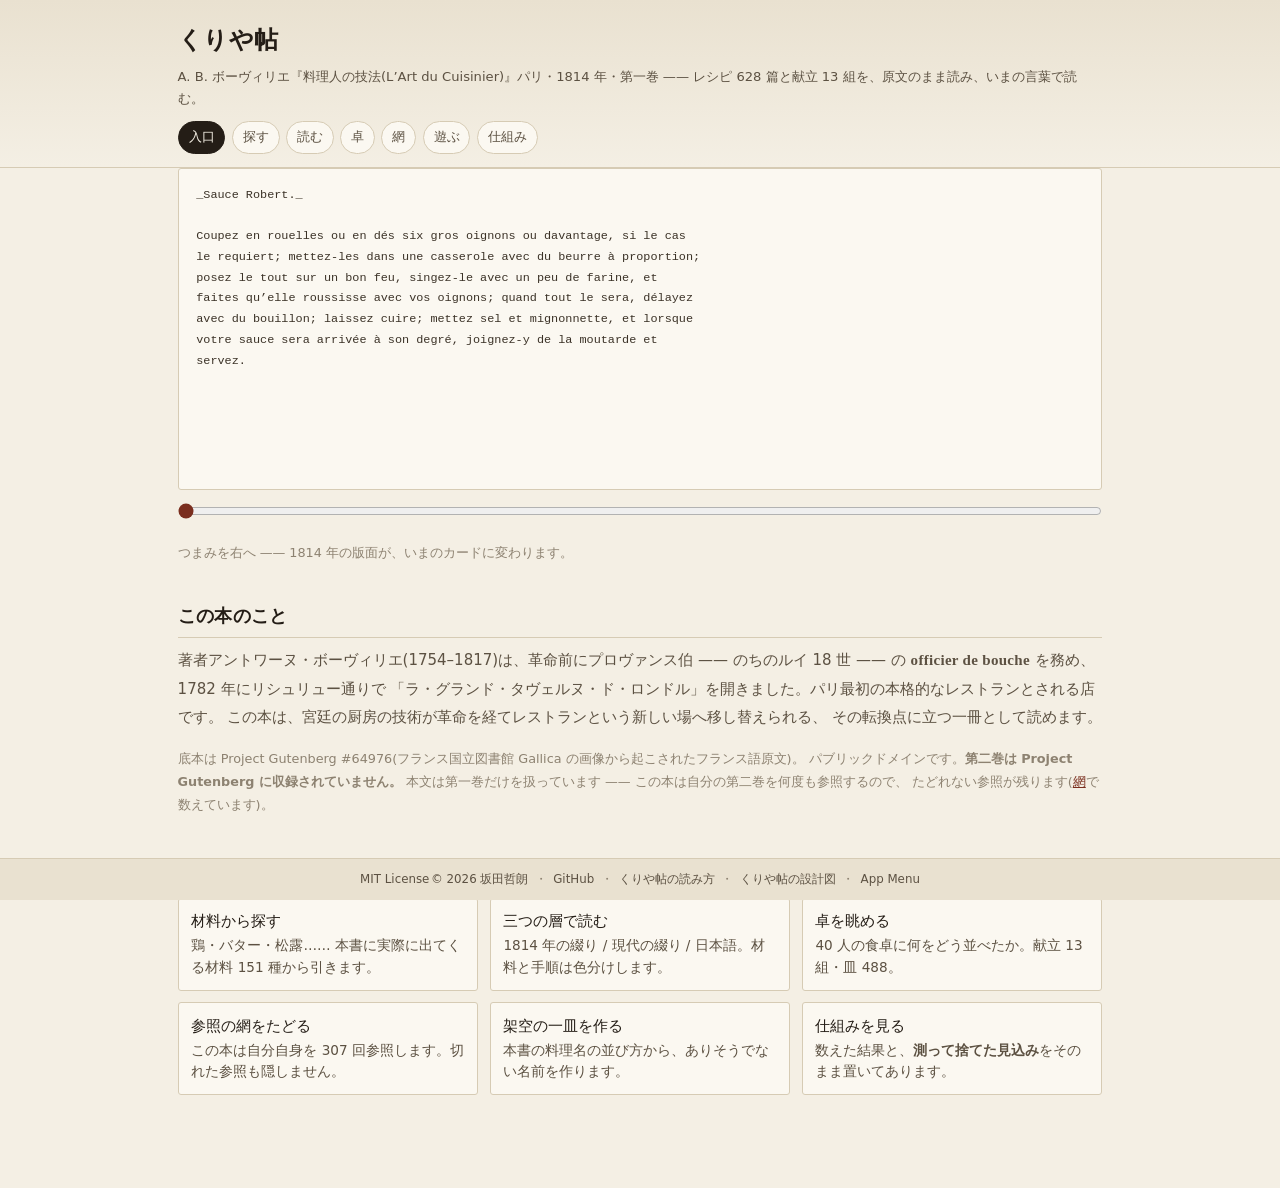
<file: web/index.html>
<!DOCTYPE html>
<html lang="ja">
<head>
<meta charset="utf-8">
<meta name="viewport" content="width=device-width, initial-scale=1">
<title>くりや帖 — 1814 年の料理書を、いま読める一枚に</title>
<meta name="description" content="A. B. ボーヴィリエ『料理人の技法』(1814)第一巻を、原文・現代綴り・日本語の三層で読む。レシピ 628・献立 13・材料から引く索引つき。">
<link rel="stylesheet" href="style.css">
</head>
<body>
<header class="masthead">
  <div class="wrap">
    <h1><a href="index.html">くりや帖</a></h1>
    <p class="sub">A. B. ボーヴィリエ『料理人の技法(L’Art du Cuisinier)』パリ・1814 年・第一巻 —— レシピ 628 篇と献立 13 組を、原文のまま読み、いまの言葉で読む。</p>
    <nav class="tabs">
      <a href="index.html">入口</a>
      <a href="sagasu.html">探す</a>
      <a href="yomu.html">読む</a>
      <a href="taku.html">卓</a>
      <a href="ami.html">網</a>
      <a href="asobu.html">遊ぶ</a>
      <a href="shikumi.html">仕組み</a>
    </nav>
  </div>
</header>

<main class="wrap">
  <section>
    <div class="ba">
      <div class="pane before" id="before">読み込み中…</div>
      <div class="pane after" id="after" hidden></div>
    </div>
    <input class="ba-range" type="range" id="slider" min="0" max="100" value="0" aria-label="1814 年の版面といまのカードを行き来する">
    <p class="note" id="slider-label">つまみを右へ —— 1814 年の版面が、いまのカードに変わります。</p>
  </section>

  <section>
    <h2>この本のこと</h2>
    <p class="lead">
      著者アントワーヌ・ボーヴィリエ(1754–1817)は、革命前にプロヴァンス伯 —— のちのルイ 18 世 —— の
      <span class="serif">officier de bouche</span> を務め、1782 年にリシュリュー通りで
      「ラ・グランド・タヴェルヌ・ド・ロンドル」を開きました。パリ最初の本格的なレストランとされる店です。
      この本は、宮廷の厨房の技術が革命を経てレストランという新しい場へ移し替えられる、
      その転換点に立つ一冊として読めます。
    </p>
    <p class="note">
      底本は Project Gutenberg #64976(フランス国立図書館 Gallica の画像から起こされたフランス語原文)。
      パブリックドメインです。<strong>第二巻は Project Gutenberg に収録されていません。</strong>
      本文は第一巻だけを扱っています —— この本は自分の第二巻を何度も参照するので、
      たどれない参照が残ります(<a href="ami.html">網</a>で数えています)。
    </p>
  </section>

  <section>
    <h2>できること</h2>
    <div class="cards">
      <a class="card" href="sagasu.html">
        <div class="fr">材料から探す</div>
        <div class="ja">鶏・バター・松露…… 本書に実際に出てくる材料 151 種から引きます。</div>
      </a>
      <a class="card" href="yomu.html">
        <div class="fr">三つの層で読む</div>
        <div class="ja">1814 年の綴り / 現代の綴り / 日本語。材料と手順は色分けします。</div>
      </a>
      <a class="card" href="taku.html">
        <div class="fr">卓を眺める</div>
        <div class="ja">40 人の食卓に何をどう並べたか。献立 13 組・皿 488。</div>
      </a>
      <a class="card" href="ami.html">
        <div class="fr">参照の網をたどる</div>
        <div class="ja">この本は自分自身を 307 回参照します。切れた参照も隠しません。</div>
      </a>
      <a class="card" href="asobu.html">
        <div class="fr">架空の一皿を作る</div>
        <div class="ja">本書の料理名の並び方から、ありそうでない名前を作ります。</div>
      </a>
      <a class="card" href="shikumi.html">
        <div class="fr">仕組みを見る</div>
        <div class="ja">数えた結果と、<strong>測って捨てた見込み</strong>をそのまま置いてあります。</div>
      </a>
    </div>
  </section>
</main>

<footer class="app-footer">
  <a href="https://github.com/twill3c/kuriya-cho/blob/main/LICENSE">MIT License</a>
  <span>© 2026 坂田哲朗</span>
  <span class="fsep">・</span><a href="https://github.com/twill3c/kuriya-cho">GitHub</a>
  <span class="fsep">・</span><a id="link-howto" href="https://claude.ai/code/artifact/fc93785a-9655-4180-926b-74bbd470e7f3">くりや帖の読み方</a>
  <span class="fsep">・</span><a id="link-design" href="https://claude.ai/code/artifact/dec80752-47ad-4fdb-b7b4-d0ad9c6cd193">くりや帖の設計図</a>
  <span class="fsep">・</span><a href="https://app-menu-amber.vercel.app/">App Menu</a>
</footer>

<script type="module">
import { loadJSON, renderBody, esc, setActiveTab } from './js/app.js';
setActiveTab();

const before = document.getElementById('before');
const after = document.getElementById('after');
const slider = document.getElementById('slider');
const label = document.getElementById('slider-label');

const entry = await loadJSON('data/entry.json');
before.textContent = entry.facsimile;

const layers = ['orig', 'modern', 'ja'];
function card(layer) {
  const body = renderBody(entry, layer) || renderBody(entry, 'modern');
  const heading = layer === 'ja' ? entry.title_ja : entry.title;
  const sub = layer === 'ja' ? entry.title : entry.title_ja;
  return `
    <h2 style="border:0;margin-bottom:.2rem">${esc(heading)}</h2>
    <p class="note" style="margin-top:0">${esc(sub)}</p>
    <div class="legend" style="margin:.6rem 0 .9rem">
      <span class="ingredient">材料</span><span class="vessel">道具</span>
      <span class="quantity">分量</span><span class="heat">火</span><span class="action">工程</span>
    </div>
    <div class="body-text hl ${layer === 'orig' ? 'orig' : ''}">${body}</div>`;
}

const LABELS = [
  'つまみを右へ —— 1814 年の版面が、いまのカードに変わります。',
  '1814 年の綴りのまま、材料と手順に色をつけました。',
  '綴りを現代に寄せました。点線の下線が、変えた語です。',
  '日本語にしました。原文へはいつでも戻れます(<a href="yomu.html">読む</a>)。',
];

function update() {
  const v = Number(slider.value);
  const step = v < 12 ? 0 : v < 45 ? 1 : v < 78 ? 2 : 3;
  if (step === 0) {
    after.hidden = true;
    before.style.opacity = '1';
  } else {
    after.hidden = false;
    after.innerHTML = card(layers[step - 1]);
    after.style.opacity = String(Math.min(1, (v - 12) / 18));
  }
  label.innerHTML = LABELS[step];
}
slider.addEventListener('input', update);
update();
</script>
</body>
</html>
</file>
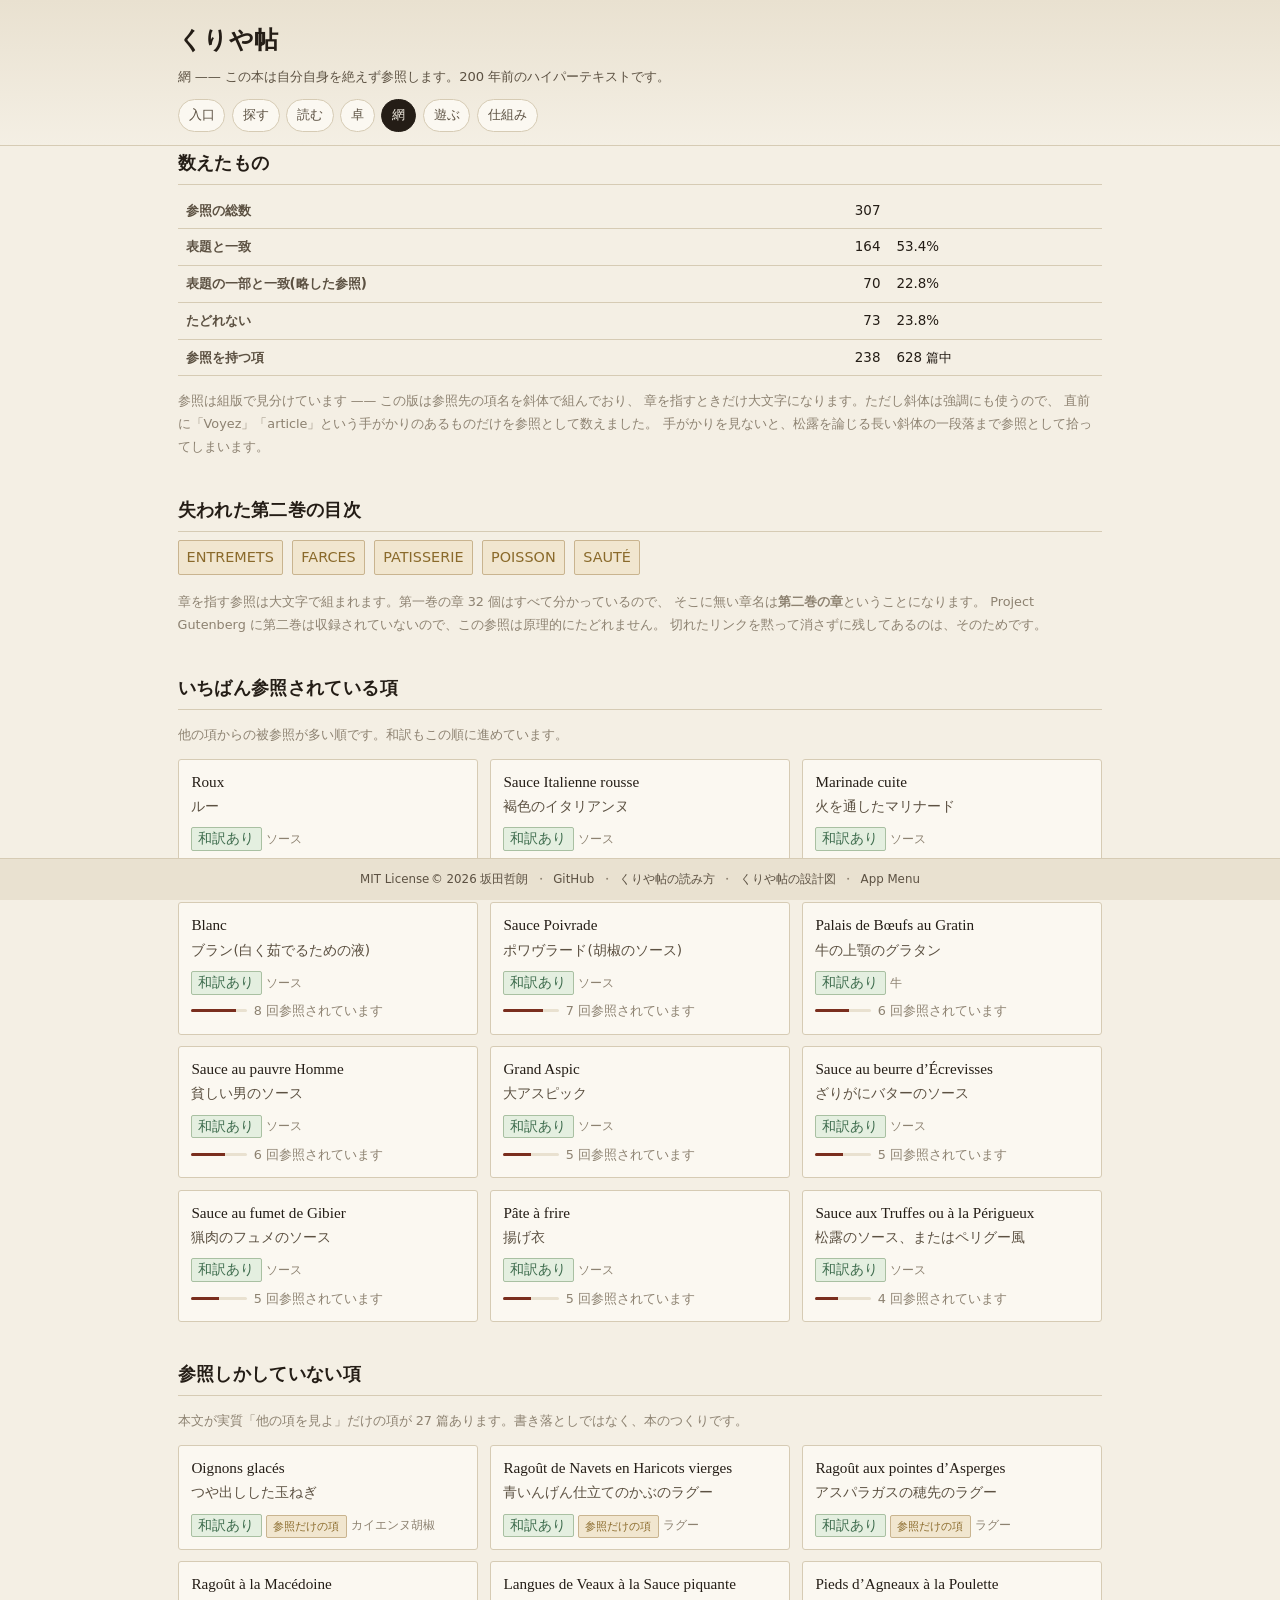
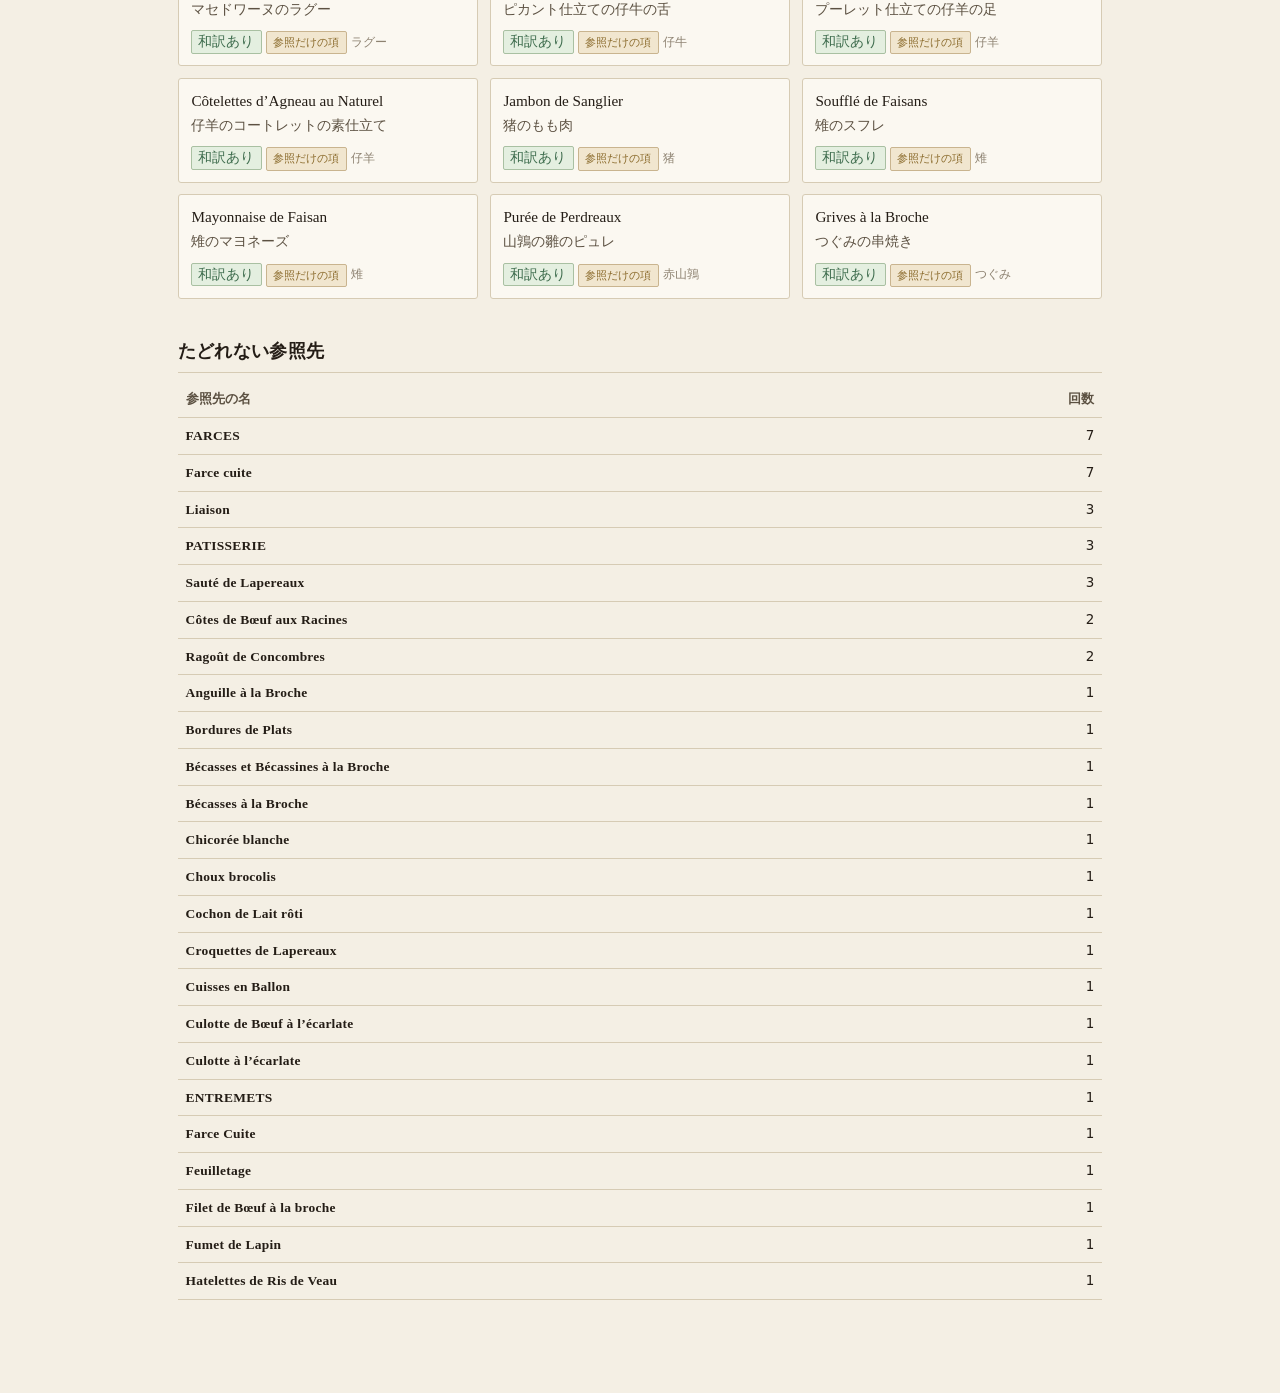
<file: web/ami.html>
<!DOCTYPE html>
<html lang="ja">
<head>
<meta charset="utf-8">
<meta name="viewport" content="width=device-width, initial-scale=1">
<title>網 — くりや帖</title>
<meta name="description" content="この本は自分自身を 307 回参照する。たどれる参照と、第二巻へ抜けて切れている参照。">
<link rel="stylesheet" href="style.css">
</head>
<body>
<header class="masthead">
  <div class="wrap">
    <h1><a href="index.html">くりや帖</a></h1>
    <p class="sub">網 —— この本は自分自身を絶えず参照します。200 年前のハイパーテキストです。</p>
    <nav class="tabs">
      <a href="index.html">入口</a>
      <a href="sagasu.html">探す</a>
      <a href="yomu.html">読む</a>
      <a href="taku.html">卓</a>
      <a href="ami.html">網</a>
      <a href="asobu.html">遊ぶ</a>
      <a href="shikumi.html">仕組み</a>
    </nav>
  </div>
</header>

<main class="wrap">
  <section>
    <h2>数えたもの</h2>
    <div class="scroll-x"><table id="counts"></table></div>
    <p class="note">
      参照は組版で見分けています —— この版は参照先の項名を斜体で組んでおり、
      章を指すときだけ大文字になります。ただし斜体は強調にも使うので、
      直前に「Voyez」「article」という手がかりのあるものだけを参照として数えました。
      手がかりを見ないと、松露を論じる長い斜体の一段落まで参照として拾ってしまいます。
    </p>
  </section>

  <section>
    <h2>失われた第二巻の目次</h2>
    <p class="lead" id="absent-lead">—</p>
    <p class="note">
      章を指す参照は大文字で組まれます。第一巻の章 32 個はすべて分かっているので、
      そこに無い章名は<strong>第二巻の章</strong>ということになります。
      Project Gutenberg に第二巻は収録されていないので、この参照は原理的にたどれません。
      切れたリンクを黙って消さずに残してあるのは、そのためです。
    </p>
  </section>

  <section>
    <h2>いちばん参照されている項</h2>
    <p class="note">他の項からの被参照が多い順です。和訳もこの順に進めています。</p>
    <div class="cards" id="hubs"></div>
  </section>

  <section>
    <h2>参照しかしていない項</h2>
    <p class="note" id="refonly-note">—</p>
    <div class="cards" id="refonly"></div>
  </section>

  <section>
    <h2>たどれない参照先</h2>
    <div class="scroll-x"><table id="unresolved"></table></div>
  </section>
</main>

<footer class="app-footer">
  <a href="https://github.com/twill3c/kuriya-cho/blob/main/LICENSE">MIT License</a>
  <span>© 2026 坂田哲朗</span>
  <span class="fsep">・</span><a href="https://github.com/twill3c/kuriya-cho">GitHub</a>
  <span class="fsep">・</span><a id="link-howto" href="https://claude.ai/code/artifact/fc93785a-9655-4180-926b-74bbd470e7f3">くりや帖の読み方</a>
  <span class="fsep">・</span><a id="link-design" href="https://claude.ai/code/artifact/dec80752-47ad-4fdb-b7b4-d0ad9c6cd193">くりや帖の設計図</a>
  <span class="fsep">・</span><a href="https://app-menu-amber.vercel.app/">App Menu</a>
</footer>

<script type="module">
import { loadIndex, loadMeta, loadSection, esc, cardHTML, setActiveTab } from './js/app.js';
setActiveTab();

const [index, meta] = await Promise.all([loadIndex(), loadMeta()]);
const byRid = new Map(index.recipes.map((r) => [r.rid, r]));
const sectionName = new Map(index.sections.map((s) => [s.sid, s.name_ja]));
for (const r of index.recipes) r.sectionName = sectionName.get(r.sid) || '';

const c = meta.crossref;
const pct = (n) => `${(100 * n / c.references).toFixed(1)}%`;
document.getElementById('counts').innerHTML = `
  <tr><th>参照の総数</th><td class="num">${c.references}</td><td></td></tr>
  <tr><th>表題と一致</th><td class="num">${c.counts.exact}</td><td>${pct(c.counts.exact)}</td></tr>
  <tr><th>表題の一部と一致(略した参照)</th><td class="num">${c.counts.partial}</td><td>${pct(c.counts.partial)}</td></tr>
  <tr><th>たどれない</th><td class="num">${c.counts.unresolved}</td><td>${pct(c.counts.unresolved)}</td></tr>
  <tr><th>参照を持つ項</th><td class="num">${c.recipes_with_references}</td><td>${meta.parse.recipes} 篇中</td></tr>`;

document.getElementById('absent-lead').innerHTML = c.absent_sections
  .map((n) => `<span class="badge ref" style="font-size:.9rem;padding:.15rem .5rem">${esc(n)}</span>`)
  .join(' ');

// 被参照数は index に無いので、章ごとの本文から数え直す(表示のためだけの集計)
const inbound = new Map();
const sids = [...new Set(index.recipes.map((r) => r.sid))];
const packs = await Promise.all(sids.map((sid) => loadSection(sid)));
for (const pack of packs) {
  for (const r of pack.recipes) {
    for (const para of r.refs) {
      for (const ref of para) {
        if (ref.to && byRid.has(ref.to)) inbound.set(ref.to, (inbound.get(ref.to) || 0) + 1);
      }
    }
  }
}
const hubs = [...inbound.entries()].sort((a, b) => b[1] - a[1] || a[0].localeCompare(b[0])).slice(0, 12);
document.getElementById('hubs').innerHTML = hubs
  .map(([rid, n]) => {
    const r = byRid.get(rid);
    const why = `<div class="why"><span class="bar"><i style="width:${Math.round(100 * n / hubs[0][1])}%"></i></span>
      <span class="note">${n} 回参照されています</span></div>`;
    return `<a class="card" href="yomu.html?rid=${encodeURIComponent(rid)}">${cardHTML(r, { why })}</a>`;
  })
  .join('');

const refOnly = c.reference_only;
document.getElementById('refonly-note').textContent =
  `本文が実質「他の項を見よ」だけの項が ${refOnly.length} 篇あります。書き落としではなく、本のつくりです。`;
document.getElementById('refonly').innerHTML = refOnly
  .slice(0, 12)
  .map((rid) => `<a class="card" href="yomu.html?rid=${encodeURIComponent(rid)}">${cardHTML(byRid.get(rid))}</a>`)
  .join('');

document.getElementById('unresolved').innerHTML =
  '<tr><th>参照先の名</th><th class="num">回数</th></tr>' +
  c.unresolved_names
    .slice(0, 24)
    .map(([name, n]) => `<tr><td class="serif">${esc(name)}</td><td class="num">${n}</td></tr>`)
    .join('');
</script>
</body>
</html>
</file>
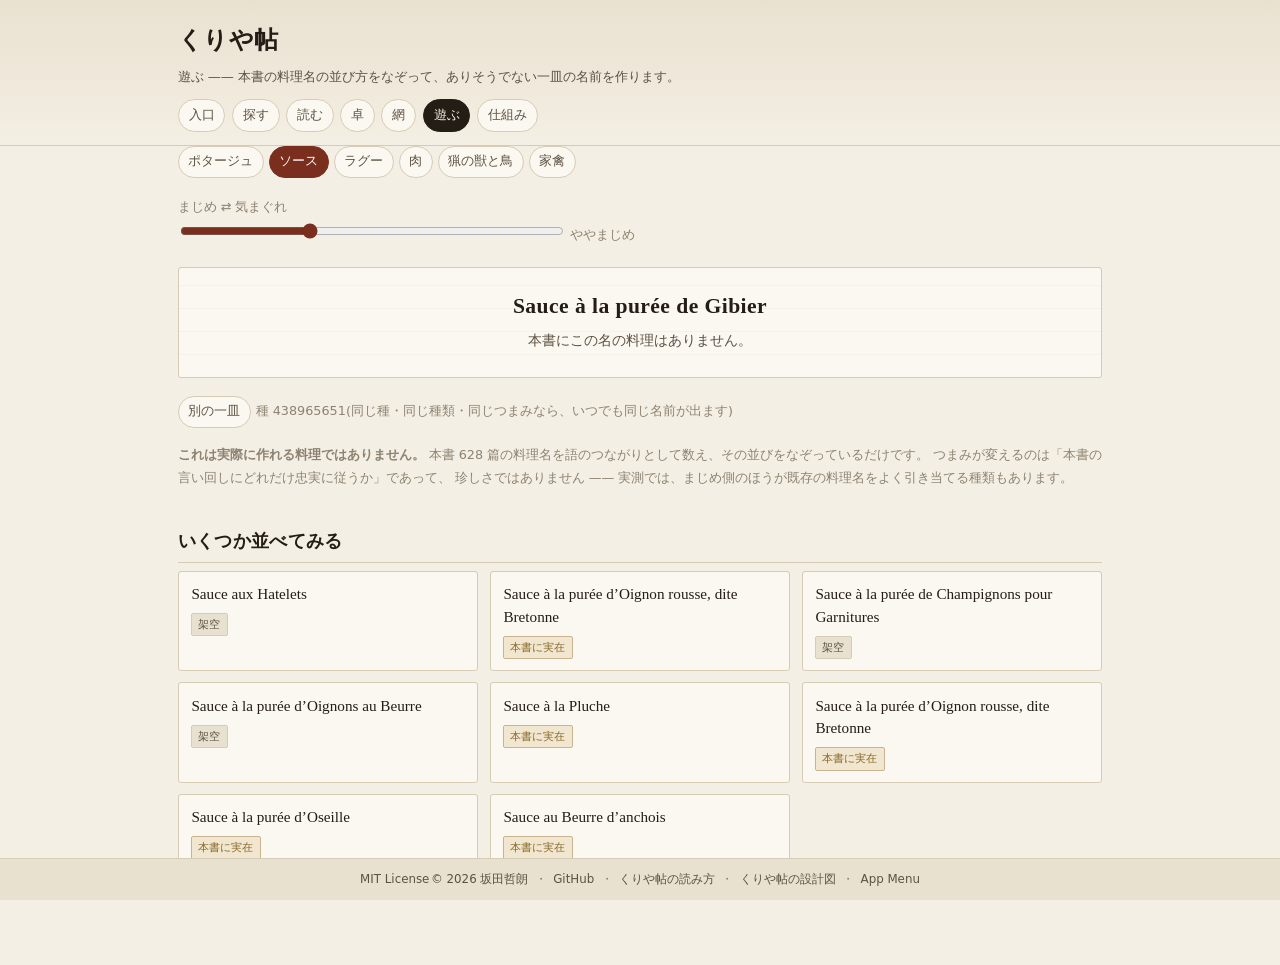
<file: web/asobu.html>
<!DOCTYPE html>
<html lang="ja">
<head>
<meta charset="utf-8">
<meta name="viewport" content="width=device-width, initial-scale=1">
<title>遊ぶ — くりや帖</title>
<meta name="description" content="本書の料理名の並び方から、ありそうでない一皿の名前を作る。作れない料理です。">
<link rel="stylesheet" href="style.css">
</head>
<body>
<header class="masthead">
  <div class="wrap">
    <h1><a href="index.html">くりや帖</a></h1>
    <p class="sub">遊ぶ —— 本書の料理名の並び方をなぞって、ありそうでない一皿の名前を作ります。</p>
    <nav class="tabs">
      <a href="index.html">入口</a>
      <a href="sagasu.html">探す</a>
      <a href="yomu.html">読む</a>
      <a href="taku.html">卓</a>
      <a href="ami.html">網</a>
      <a href="asobu.html">遊ぶ</a>
      <a href="shikumi.html">仕組み</a>
    </nav>
  </div>
</header>

<main class="wrap">
  <section>
    <div class="chips" id="kinds"></div>
    <p style="margin:.9rem 0 .2rem">
      <label for="step" class="note">まじめ ⇄ 気まぐれ</label><br>
      <input type="range" id="step" min="0" max="3" value="1" style="width:min(24rem,100%)">
      <span class="note" id="step-label"></span>
    </p>
    <div class="dish-card" style="margin:1.1rem 0">
      <div class="name serif" id="name">—</div>
      <div class="ja" id="verdict"></div>
    </div>
    <p>
      <button class="chip" id="again" type="button">別の一皿</button>
      <span class="note" id="seed-note"></span>
    </p>
    <p class="note">
      <strong>これは実際に作れる料理ではありません。</strong>
      本書 628 篇の料理名を語のつながりとして数え、その並びをなぞっているだけです。
      つまみが変えるのは「本書の言い回しにどれだけ忠実に従うか」であって、
      珍しさではありません —— 実測では、まじめ側のほうが既存の料理名をよく引き当てる種類もあります。
    </p>
  </section>

  <section>
    <h2>いくつか並べてみる</h2>
    <div class="cards" id="batch"></div>
  </section>
</main>

<footer class="app-footer">
  <a href="https://github.com/twill3c/kuriya-cho/blob/main/LICENSE">MIT License</a>
  <span>© 2026 坂田哲朗</span>
  <span class="fsep">・</span><a href="https://github.com/twill3c/kuriya-cho">GitHub</a>
  <span class="fsep">・</span><a id="link-howto" href="https://claude.ai/code/artifact/fc93785a-9655-4180-926b-74bbd470e7f3">くりや帖の読み方</a>
  <span class="fsep">・</span><a id="link-design" href="https://claude.ai/code/artifact/dec80752-47ad-4fdb-b7b4-d0ad9c6cd193">くりや帖の設計図</a>
  <span class="fsep">・</span><a href="https://app-menu-amber.vercel.app/">App Menu</a>
</footer>

<script type="module">
import { loadJSON, esc, setActiveTab } from './js/app.js';
import { generate, isInTheBook } from './js/generator.js';
setActiveTab();

const model = await loadJSON('data/generator.json');
const kindsEl = document.getElementById('kinds');
const nameEl = document.getElementById('name');
const verdictEl = document.getElementById('verdict');
const stepEl = document.getElementById('step');
const stepLabel = document.getElementById('step-label');
const seedNote = document.getElementById('seed-note');
const batchEl = document.getElementById('batch');

let kind = Object.keys(model.kinds)[1];
let seed = Math.floor(Math.random() * 1e9);

for (const [k, v] of Object.entries(model.kinds)) {
  const b = document.createElement('button');
  b.className = 'chip';
  b.type = 'button';
  b.textContent = v.label;
  b.addEventListener('click', () => { kind = k; draw(); });
  kindsEl.appendChild(b);
}

document.getElementById('again').addEventListener('click', () => {
  seed = (seed + 1) >>> 0;
  draw();
});
stepEl.addEventListener('input', draw);

function draw() {
  const step = Number(stepEl.value);
  kindsEl.querySelectorAll('.chip').forEach((b, i) =>
    b.setAttribute('aria-pressed', String(Object.keys(model.kinds)[i] === kind)));
  stepLabel.textContent = model.step_labels[step];

  const made = generate(model, kind, step, seed);
  nameEl.textContent = made || '(名前になりませんでした)';
  verdictEl.textContent = made && isInTheBook(model, made)
    ? 'これは本書に実在する料理名です。'
    : '本書にこの名の料理はありません。';
  seedNote.textContent = `種 ${seed}(同じ種・同じ種類・同じつまみなら、いつでも同じ名前が出ます)`;

  batchEl.innerHTML = Array.from({ length: 8 }, (_, i) => {
    const t = generate(model, kind, step, (seed + i + 1) >>> 0);
    const real = t && isInTheBook(model, t);
    return `<div class="card" style="cursor:default">
      <div class="fr">${esc(t || '—')}</div>
      <div class="meta">${real ? '<span class="badge ref">本書に実在</span>' : '<span class="badge">架空</span>'}</div>
    </div>`;
  }).join('');
}
draw();
</script>
</body>
</html>
</file>
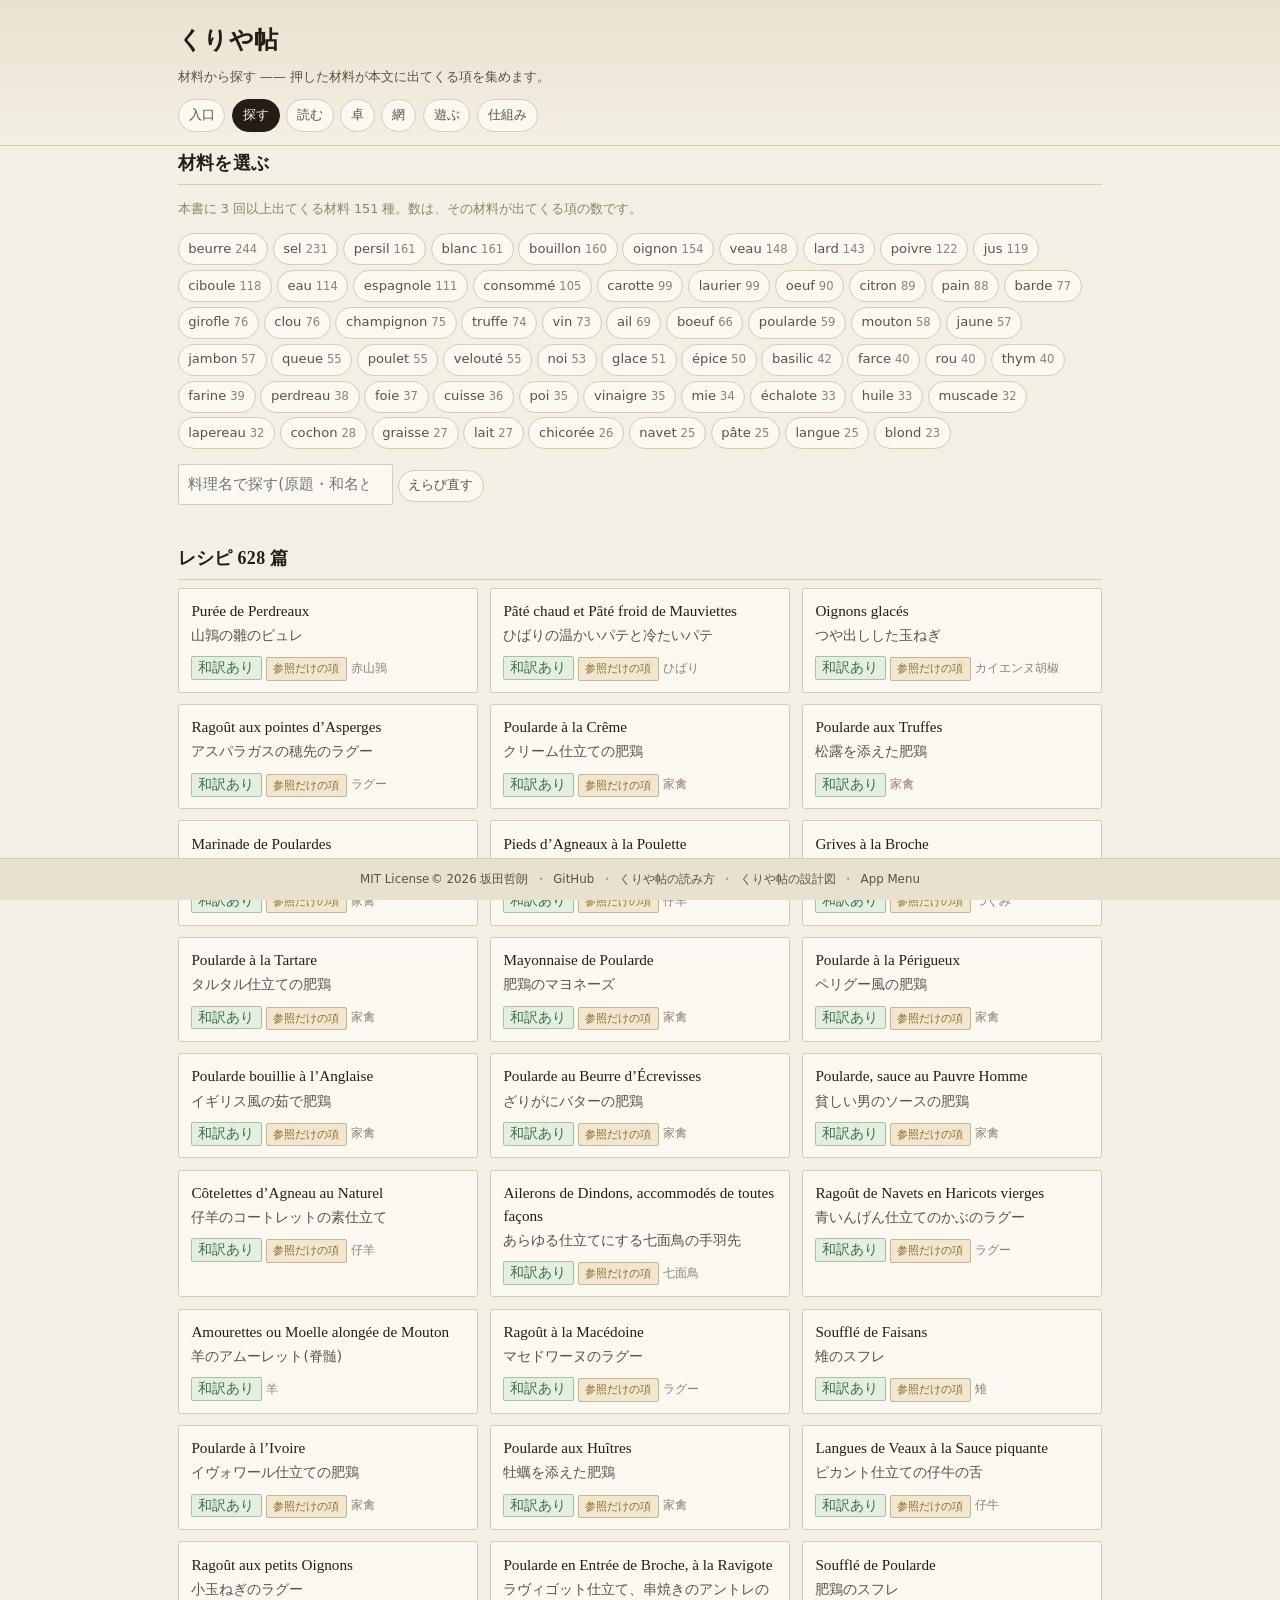
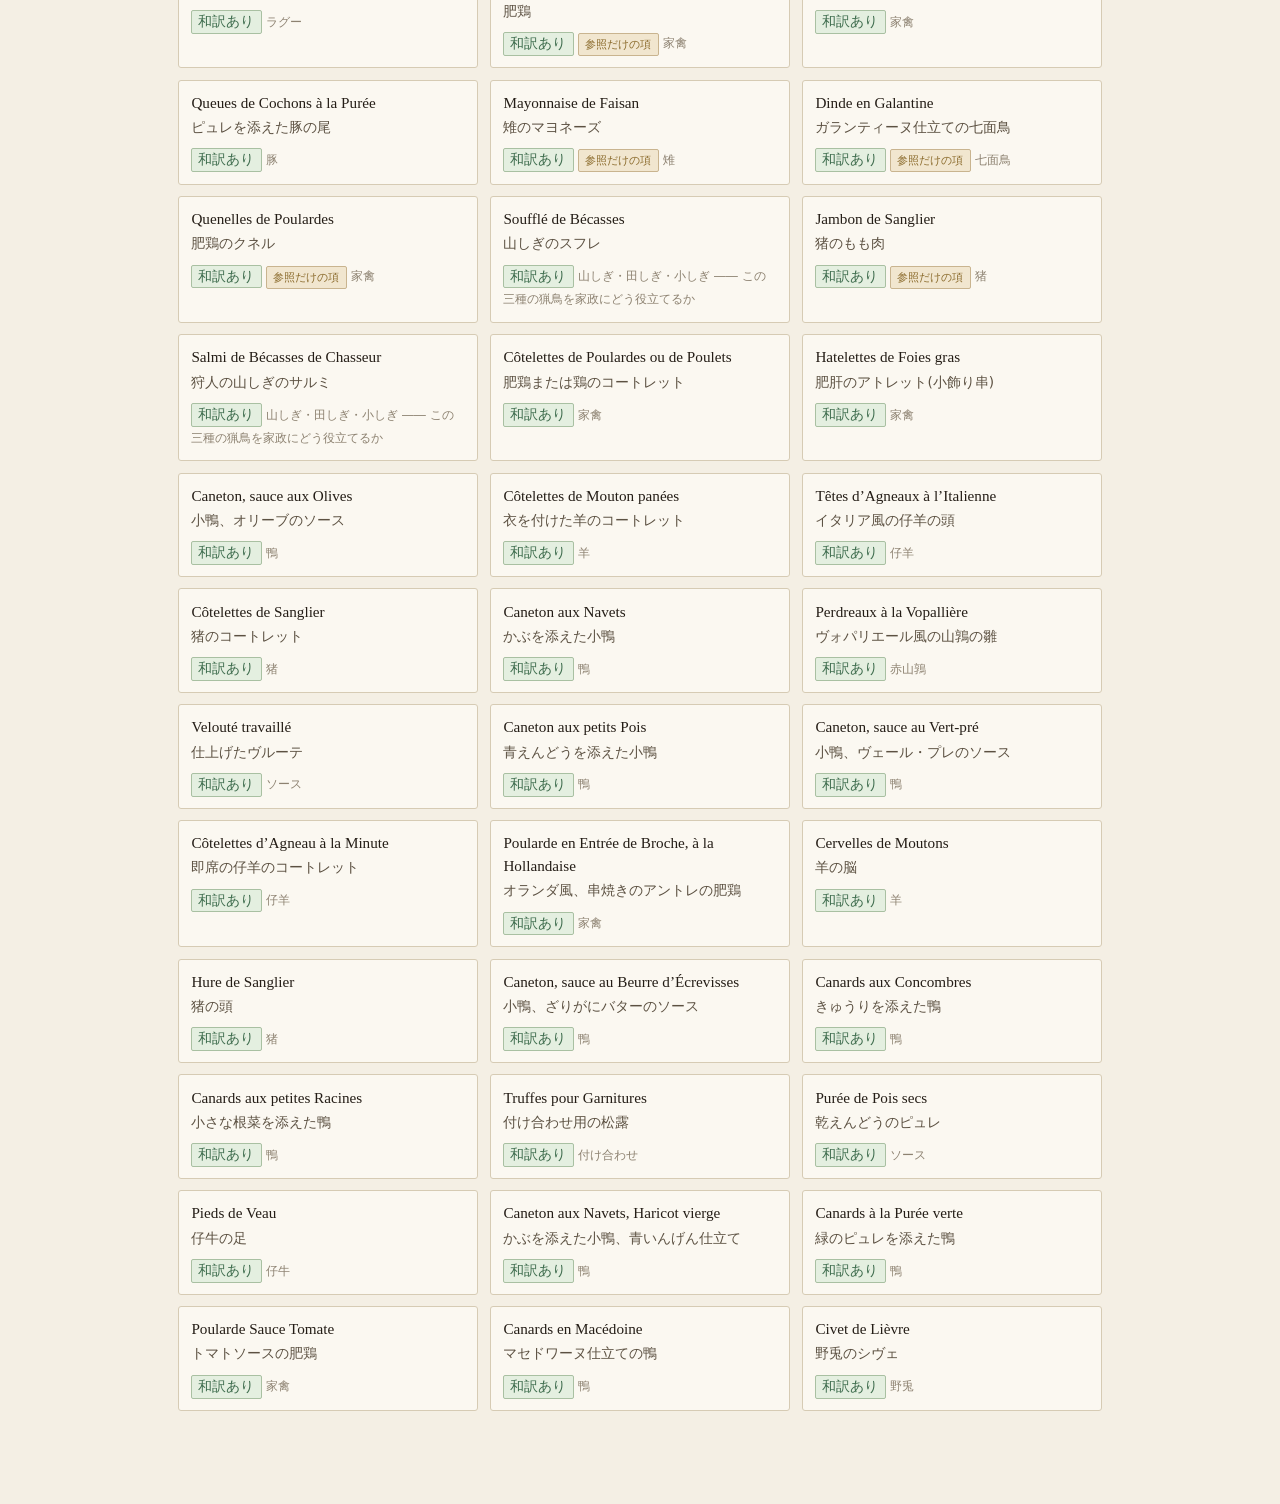
<file: web/sagasu.html>
<!DOCTYPE html>
<html lang="ja">
<head>
<meta charset="utf-8">
<meta name="viewport" content="width=device-width, initial-scale=1">
<title>材料から探す — くりや帖</title>
<meta name="description" content="1814 年の料理書に実際に出てくる材料 151 種から、レシピ 628 篇を引く。">
<link rel="stylesheet" href="style.css">
</head>
<body>
<header class="masthead">
  <div class="wrap">
    <h1><a href="index.html">くりや帖</a></h1>
    <p class="sub">材料から探す —— 押した材料が本文に出てくる項を集めます。</p>
    <nav class="tabs">
      <a href="index.html">入口</a>
      <a href="sagasu.html">探す</a>
      <a href="yomu.html">読む</a>
      <a href="taku.html">卓</a>
      <a href="ami.html">網</a>
      <a href="asobu.html">遊ぶ</a>
      <a href="shikumi.html">仕組み</a>
    </nav>
  </div>
</header>

<main class="wrap">
  <section>
    <h2>材料を選ぶ</h2>
    <p class="note" id="chip-note">読み込み中…</p>
    <div class="chips" id="chips"></div>
    <p style="margin:.9rem 0 .3rem">
      <input type="search" id="q" placeholder="料理名で探す(原題・和名どちらでも)" aria-label="料理名で探す">
      <button class="chip" id="clear" type="button">えらび直す</button>
    </p>
  </section>

  <section>
    <h2 id="result-head">レシピ</h2>
    <div class="cards" id="results"></div>
    <p class="note" id="empty" hidden>その組み合わせに当たる項はありませんでした。材料を減らしてみてください。</p>
  </section>
</main>

<footer class="app-footer">
  <a href="https://github.com/twill3c/kuriya-cho/blob/main/LICENSE">MIT License</a>
  <span>© 2026 坂田哲朗</span>
  <span class="fsep">・</span><a href="https://github.com/twill3c/kuriya-cho">GitHub</a>
  <span class="fsep">・</span><a id="link-howto" href="https://claude.ai/code/artifact/fc93785a-9655-4180-926b-74bbd470e7f3">くりや帖の読み方</a>
  <span class="fsep">・</span><a id="link-design" href="https://claude.ai/code/artifact/dec80752-47ad-4fdb-b7b4-d0ad9c6cd193">くりや帖の設計図</a>
  <span class="fsep">・</span><a href="https://app-menu-amber.vercel.app/">App Menu</a>
</footer>

<script type="module">
import { loadIndex, loadSearch, esc, cardHTML, setActiveTab, param } from './js/app.js';
setActiveTab();

const [index, search] = await Promise.all([loadIndex(), loadSearch()]);
const byRid = new Map(index.recipes.map((r) => [r.rid, r]));
const sectionName = new Map(index.sections.map((s) => [s.sid, s.name_ja]));
for (const r of index.recipes) r.sectionName = sectionName.get(r.sid) || '';

const postings = search.postings;
const titleTerms = search.title_terms;
const picked = new Set();
const chipsEl = document.getElementById('chips');
const results = document.getElementById('results');
const emptyEl = document.getElementById('empty');
const head = document.getElementById('result-head');
const q = document.getElementById('q');

document.getElementById('chip-note').textContent =
  `本書に 3 回以上出てくる材料 ${search.chips.length} 種。数は、その材料が出てくる項の数です。`;

for (const { term, count } of search.chips.slice(0, 60)) {
  const b = document.createElement('button');
  b.className = 'chip';
  b.type = 'button';
  b.setAttribute('aria-pressed', 'false');
  b.innerHTML = `${esc(term)}<span class="n">${count}</span>`;
  b.addEventListener('click', () => {
    if (picked.has(term)) picked.delete(term); else picked.add(term);
    b.setAttribute('aria-pressed', String(picked.has(term)));
    render();
  });
  chipsEl.appendChild(b);
}

document.getElementById('clear').addEventListener('click', () => {
  picked.clear();
  q.value = '';
  chipsEl.querySelectorAll('.chip').forEach((b) => b.setAttribute('aria-pressed', 'false'));
  render();
});
q.addEventListener('input', render);

function norm(s) {
  return s.toLowerCase().normalize('NFKD').replace(/[\u0300-\u036f]/g, '').replace(/œ/g, 'oe');
}

function score(r) {
  const terms = [...picked];
  const matched = terms.filter((t) => (postings[t] || []).includes(r.rid));
  const inTitle = matched.filter((t) => (titleTerms[r.rid] || []).includes(t));
  return { matched, inTitle };
}

function render() {
  const text = norm(q.value.trim());
  let rows = index.recipes;
  if (text) {
    rows = rows.filter((r) => norm(r.title).includes(text) || r.title_ja.includes(q.value.trim()));
  }
  let scored = rows.map((r) => ({ r, ...score(r) }));
  if (picked.size) scored = scored.filter((x) => x.matched.length > 0);
  scored.sort(
    (a, b) =>
      b.matched.length - a.matched.length ||
      b.inTitle.length - a.inTitle.length ||
      a.r.chars - b.r.chars ||
      a.r.rid.localeCompare(b.r.rid),
  );

  const shown = scored.slice(0, 60);
  head.textContent = picked.size || text
    ? `当たった項 ${scored.length} 件${scored.length > shown.length ? `(はじめの ${shown.length} 件)` : ''}`
    : `レシピ ${index.recipes.length} 篇`;
  emptyEl.hidden = shown.length > 0;

  results.innerHTML = shown
    .map((x) => {
      let why = '';
      if (x.matched.length) {
        const width = Math.round((x.matched.length / Math.max(1, picked.size)) * 100);
        const where = x.inTitle.length ? '料理名にも' : '本文に';
        why = `<div class="why"><span class="bar"><i style="width:${width}%"></i></span>
          <span class="note">「${esc(x.matched.join('」「'))}」が${where}あります</span></div>`;
      }
      return `<a class="card" href="yomu.html?rid=${encodeURIComponent(x.r.rid)}">${cardHTML(x.r, { why })}</a>`;
    })
    .join('');
}

const pre = param('term');
if (pre) {
  picked.add(pre);
  chipsEl.querySelectorAll('.chip').forEach((b) => {
    if (b.textContent.startsWith(pre)) b.setAttribute('aria-pressed', 'true');
  });
}
render();
</script>
</body>
</html>
</file>
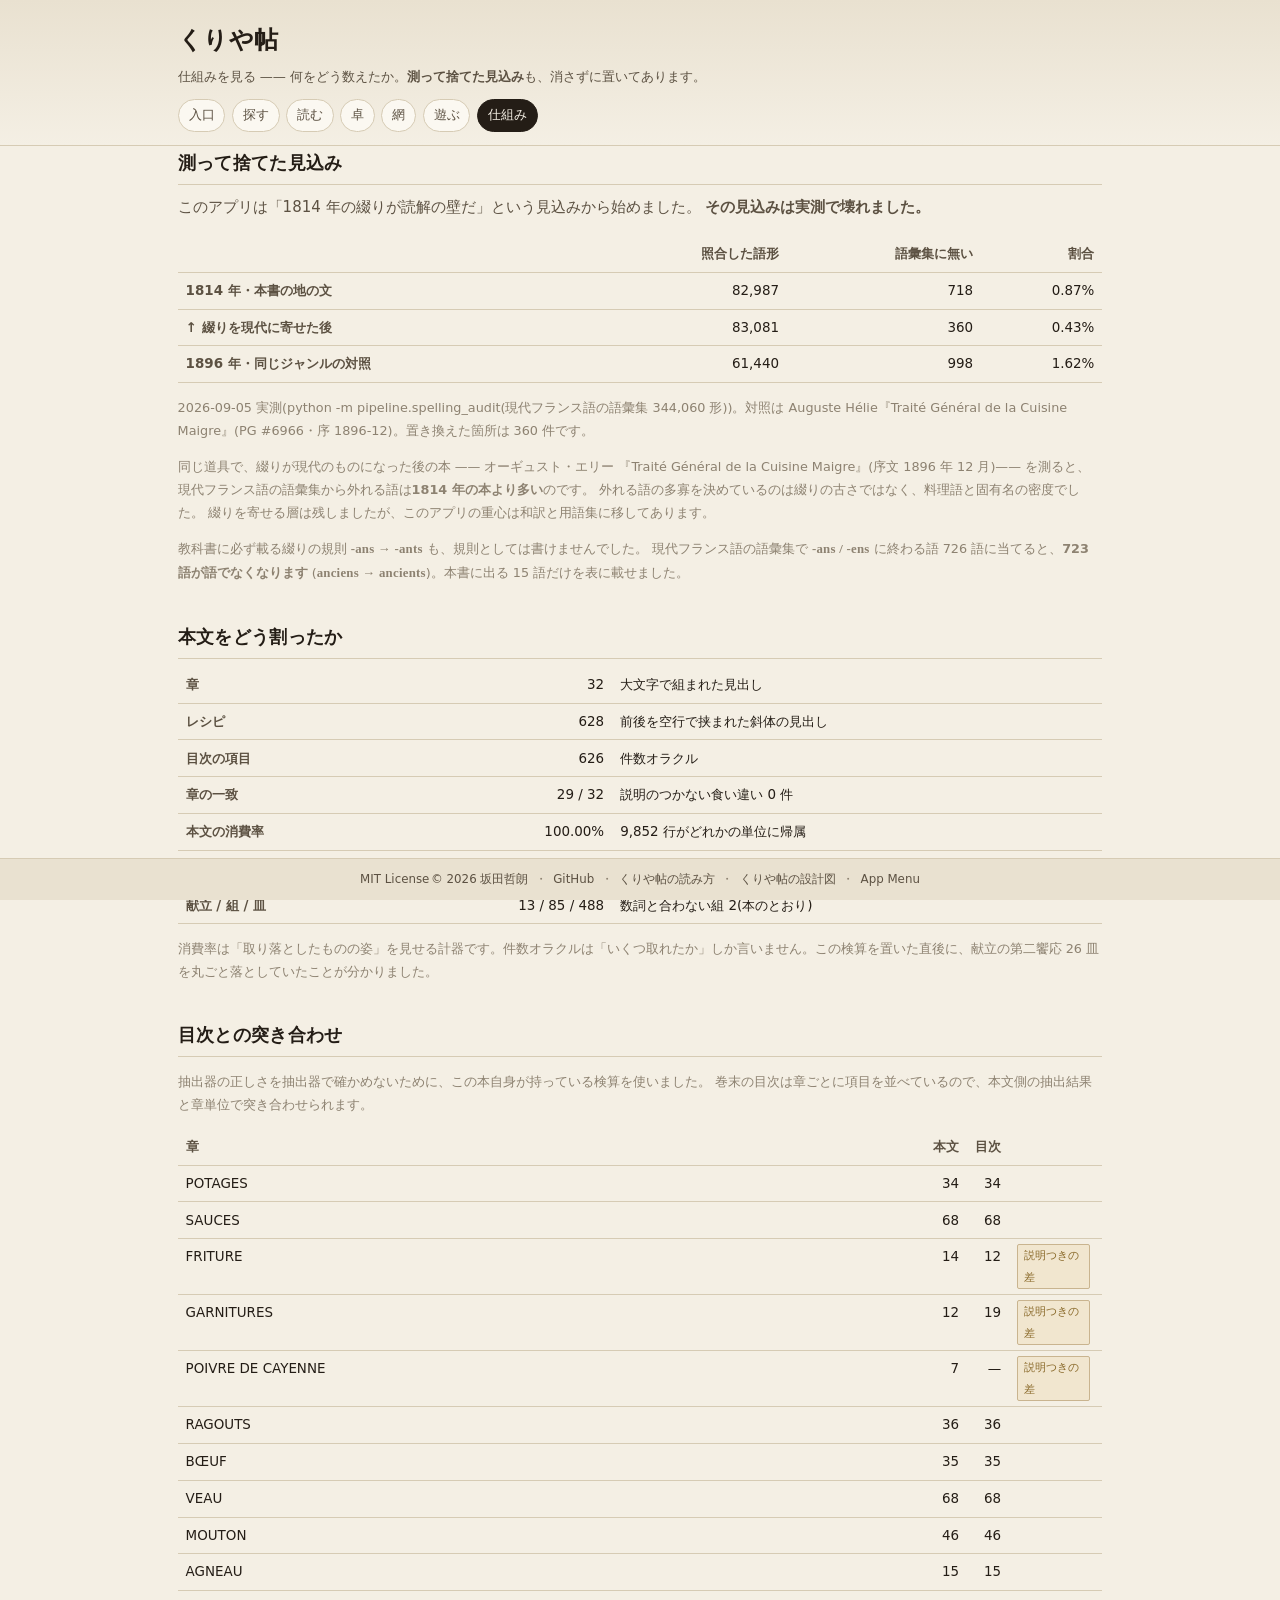
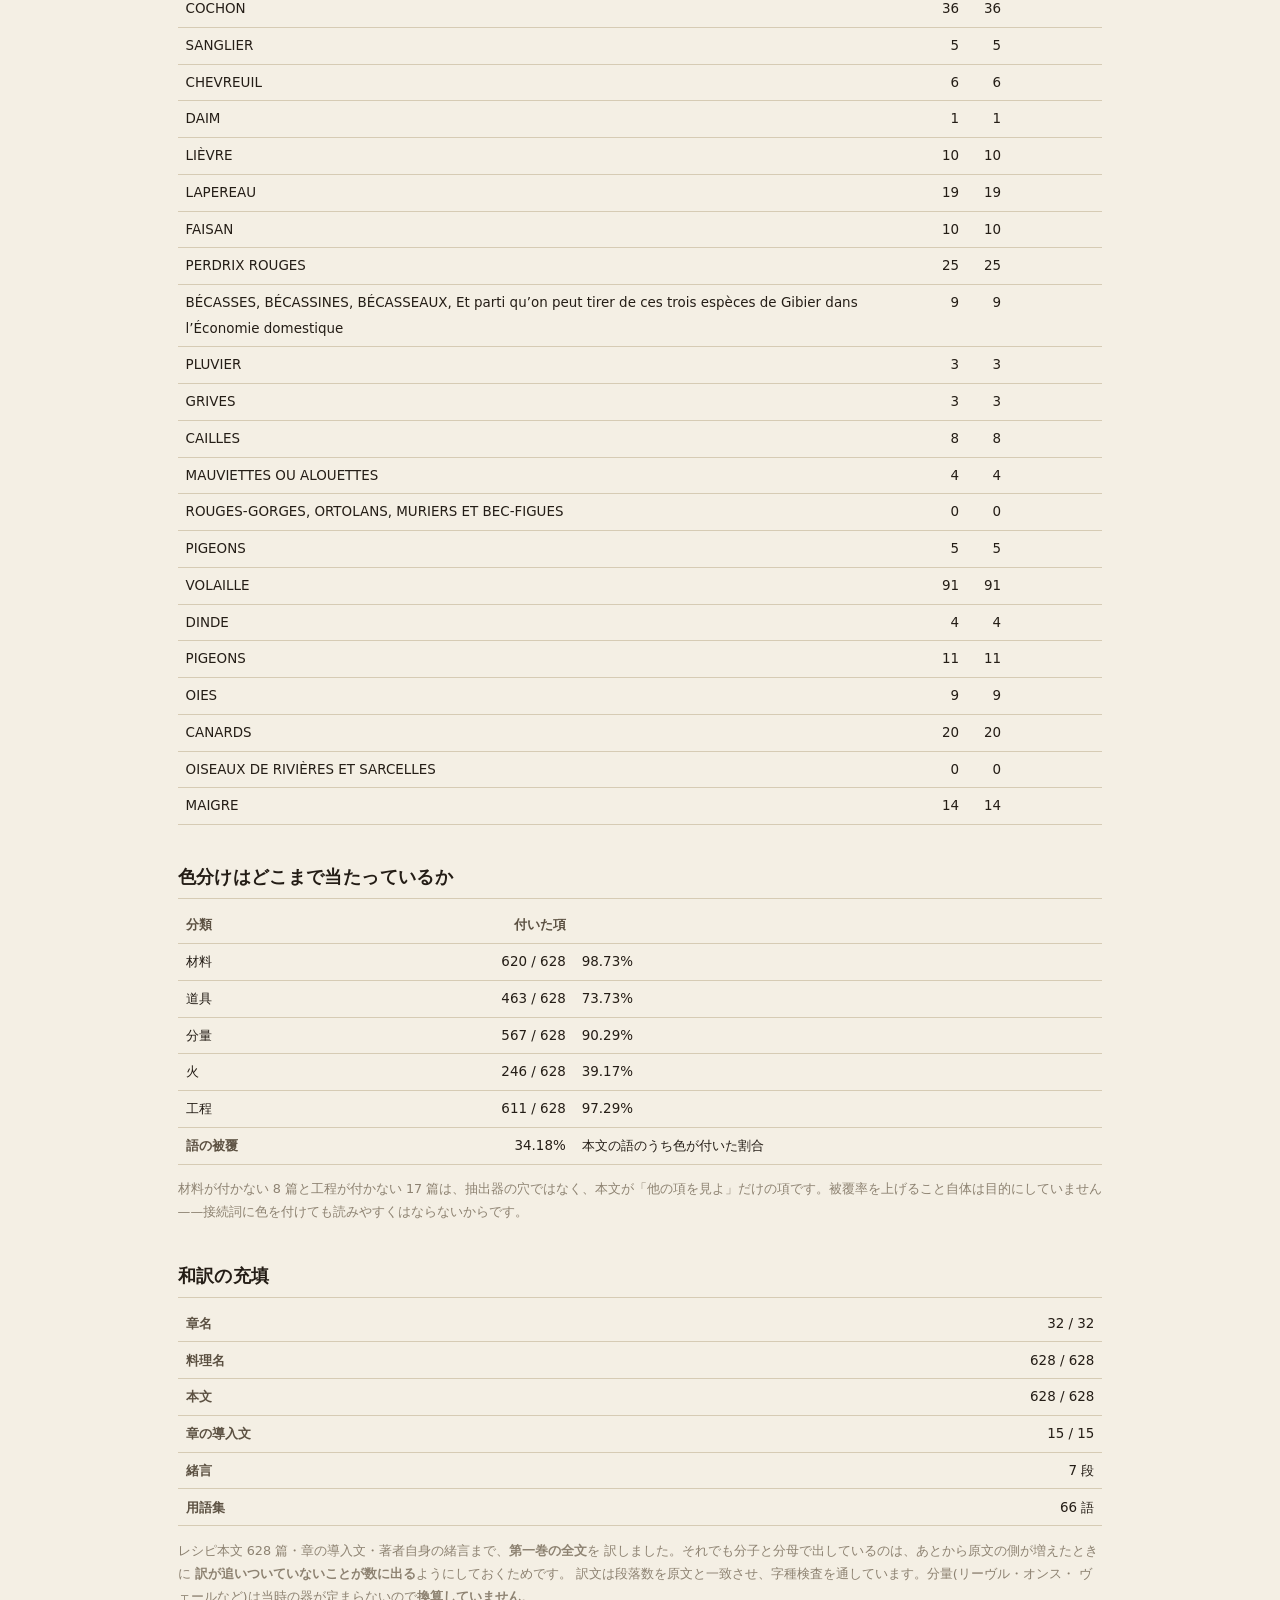
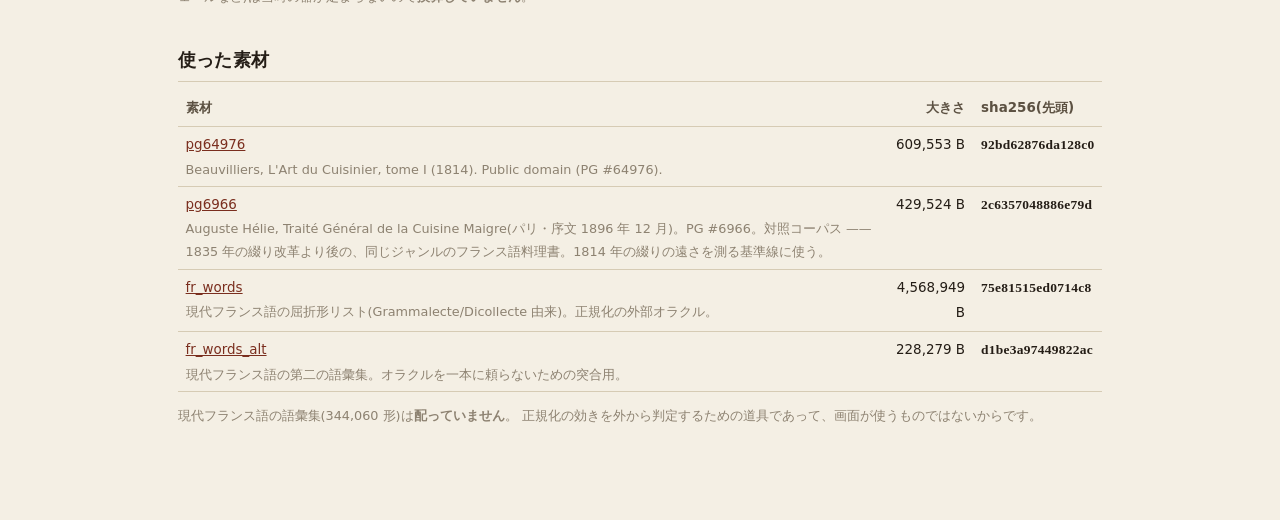
<file: web/shikumi.html>
<!DOCTYPE html>
<html lang="ja">
<head>
<meta charset="utf-8">
<meta name="viewport" content="width=device-width, initial-scale=1">
<title>仕組みを見る — くりや帖</title>
<meta name="description" content="何をどう数えたか。そして、測って捨てた見込みの記録。">
<link rel="stylesheet" href="style.css">
</head>
<body>
<header class="masthead">
  <div class="wrap">
    <h1><a href="index.html">くりや帖</a></h1>
    <p class="sub">仕組みを見る —— 何をどう数えたか。<strong>測って捨てた見込み</strong>も、消さずに置いてあります。</p>
    <nav class="tabs">
      <a href="index.html">入口</a>
      <a href="sagasu.html">探す</a>
      <a href="yomu.html">読む</a>
      <a href="taku.html">卓</a>
      <a href="ami.html">網</a>
      <a href="asobu.html">遊ぶ</a>
      <a href="shikumi.html">仕組み</a>
    </nav>
  </div>
</header>

<main class="wrap">
  <section>
    <h2>測って捨てた見込み</h2>
    <p class="lead">
      このアプリは「1814 年の綴りが読解の壁だ」という見込みから始めました。
      <strong>その見込みは実測で壊れました。</strong>
    </p>
    <div class="scroll-x"><table id="spelling"></table></div>
    <p class="note" id="spelling-note"></p>
    <p class="note">
      同じ道具で、綴りが現代のものになった後の本 —— オーギュスト・エリー
      『Traité Général de la Cuisine Maigre』(序文 1896 年 12 月)—— を測ると、
      現代フランス語の語彙集から外れる語は<strong>1814 年の本より多い</strong>のです。
      外れる語の多寡を決めているのは綴りの古さではなく、料理語と固有名の密度でした。
      綴りを寄せる層は残しましたが、このアプリの重心は和訳と用語集に移してあります。
    </p>
    <p class="note">
      教科書に必ず載る綴りの規則 <span class="serif">-ans → -ants</span> も、規則としては書けませんでした。
      現代フランス語の語彙集で <span class="serif">-ans / -ens</span> に終わる語
      <span id="tb-applies">—</span> 語に当てると、<strong><span id="tb-breaks">—</span> 語が語でなくなります</strong>
      (<span class="serif">anciens → ancients</span>)。本書に出る 15 語だけを表に載せました。
    </p>
  </section>

  <section>
    <h2>本文をどう割ったか</h2>
    <div class="scroll-x"><table id="parse"></table></div>
    <p class="note" id="parse-note"></p>
  </section>

  <section>
    <h2>目次との突き合わせ</h2>
    <p class="note">
      抽出器の正しさを抽出器で確かめないために、この本自身が持っている検算を使いました。
      巻末の目次は章ごとに項目を並べているので、本文側の抽出結果と章単位で突き合わせられます。
    </p>
    <div class="scroll-x"><table id="recon"></table></div>
  </section>

  <section>
    <h2>色分けはどこまで当たっているか</h2>
    <div class="scroll-x"><table id="extract"></table></div>
    <p class="note" id="extract-note"></p>
  </section>

  <section>
    <h2>和訳の充填</h2>
    <div class="scroll-x"><table id="yaku"></table></div>
    <p class="note">
      レシピ本文 628 篇・章の導入文・著者自身の緒言まで、<strong>第一巻の全文</strong>を
      訳しました。それでも分子と分母で出しているのは、あとから原文の側が増えたときに
      <strong>訳が追いついていないことが数に出る</strong>ようにしておくためです。
      訳文は段落数を原文と一致させ、字種検査を通しています。分量(リーヴル・オンス・
      ヴェールなど)は当時の器が定まらないので<strong>換算していません</strong>。
    </p>
  </section>

  <section>
    <h2>使った素材</h2>
    <div class="scroll-x"><table id="sources"></table></div>
    <p class="note">
      現代フランス語の語彙集(344,060 形)は<strong>配っていません</strong>。
      正規化の効きを外から判定するための道具であって、画面が使うものではないからです。
    </p>
  </section>
</main>

<footer class="app-footer">
  <a href="https://github.com/twill3c/kuriya-cho/blob/main/LICENSE">MIT License</a>
  <span>© 2026 坂田哲朗</span>
  <span class="fsep">・</span><a href="https://github.com/twill3c/kuriya-cho">GitHub</a>
  <span class="fsep">・</span><a id="link-howto" href="https://claude.ai/code/artifact/fc93785a-9655-4180-926b-74bbd470e7f3">くりや帖の読み方</a>
  <span class="fsep">・</span><a id="link-design" href="https://claude.ai/code/artifact/dec80752-47ad-4fdb-b7b4-d0ad9c6cd193">くりや帖の設計図</a>
  <span class="fsep">・</span><a href="https://app-menu-amber.vercel.app/">App Menu</a>
</footer>

<script type="module">
import { loadMeta, esc, setActiveTab, CATEGORY_LABEL } from './js/app.js';
setActiveTab();

const meta = await loadMeta();
const pc = (x) => `${(100 * x).toFixed(2)}%`;
const n = (x) => x.toLocaleString('ja-JP');

const sp = meta.spelling;
document.getElementById('spelling').innerHTML = `
  <tr><th></th><th class="num">照合した語形</th><th class="num">語彙集に無い</th><th class="num">割合</th></tr>
  <tr><th>1814 年・本書の地の文</th><td class="num">${n(sp.book_forms)}</td><td class="num">${n(sp.book_misses)}</td><td class="num">${pc(sp.book_rate)}</td></tr>
  <tr><th>↑ 綴りを現代に寄せた後</th><td class="num">${n(83081)}</td><td class="num">${n(sp.normalized_misses)}</td><td class="num">${pc(sp.normalized_rate)}</td></tr>
  <tr><th>1896 年・同じジャンルの対照</th><td class="num">${n(sp.control_forms)}</td><td class="num">${n(sp.control_misses)}</td><td class="num">${pc(sp.control_rate)}</td></tr>`;
document.getElementById('spelling-note').textContent =
  `${sp.measured_on} 実測(${sp.how})。対照は ${sp.control_title}。置き換えた箇所は ${sp.changes} 件です。`;
document.getElementById('tb-applies').textContent = n(sp.textbook_rule_applies_to);
document.getElementById('tb-breaks').textContent = n(sp.textbook_rule_breaks);

const p = meta.parse;
const cov = meta.coverage;
const mn = meta.menus;
document.getElementById('parse').innerHTML = `
  <tr><th>章</th><td class="num">${p.sections}</td><td>大文字で組まれた見出し</td></tr>
  <tr><th>レシピ</th><td class="num">${p.recipes}</td><td>前後を空行で挟まれた斜体の見出し</td></tr>
  <tr><th>目次の項目</th><td class="num">${p.toc_entries}</td><td>件数オラクル</td></tr>
  <tr><th>章の一致</th><td class="num">${p.matched_sections} / ${p.sections}</td><td>説明のつかない食い違い ${p.unexplained.length} 件</td></tr>
  <tr><th>本文の消費率</th><td class="num">${pc(cov.body_rate)}</td><td>${n(cov.body_lines)} 行がどれかの単位に帰属</td></tr>
  <tr><th>献立の消費率</th><td class="num">${pc(cov.menu_rate)}</td><td>${n(cov.menu_lines)} 行</td></tr>
  <tr><th>献立 / 組 / 皿</th><td class="num">${mn.menus} / ${mn.courses} / ${mn.dishes}</td><td>数詞と合わない組 ${mn.mismatched.length}(本のとおり)</td></tr>`;
document.getElementById('parse-note').textContent =
  '消費率は「取り落としたものの姿」を見せる計器です。件数オラクルは「いくつ取れたか」しか言いません。' +
  'この検算を置いた直後に、献立の第二饗応 26 皿を丸ごと落としていたことが分かりました。';

document.getElementById('recon').innerHTML =
  '<tr><th>章</th><th class="num">本文</th><th class="num">目次</th><th></th></tr>' +
  p.rows
    .map((r) => `<tr><td>${esc(r.name)}</td><td class="num">${r.body}</td>
      <td class="num">${r.toc === null ? '—' : r.toc}</td>
      <td>${r.match ? '' : '<span class="badge ref">説明つきの差</span>'}</td></tr>`)
    .join('');

const ex = meta.extract;
document.getElementById('extract').innerHTML =
  '<tr><th>分類</th><th class="num">付いた項</th><th></th></tr>' +
  Object.entries(ex.with_category)
    .map(([k, v]) => `<tr><td>${esc(CATEGORY_LABEL[k] || k)}</td><td class="num">${v} / ${ex.recipes}</td>
      <td>${pc(v / ex.recipes)}</td></tr>`)
    .join('') +
  `<tr><th>語の被覆</th><td class="num">${pc(ex.word_coverage)}</td><td>本文の語のうち色が付いた割合</td></tr>`;
document.getElementById('extract-note').textContent =
  `材料が付かない ${ex.missing_ingredient.length} 篇と工程が付かない ${ex.missing_action.length} 篇は、` +
  '抽出器の穴ではなく、本文が「他の項を見よ」だけの項です。被覆率を上げること自体は目的にしていません ——' +
  '接続詞に色を付けても読みやすくはならないからです。';

const y = meta.yaku;
document.getElementById('yaku').innerHTML = `
  <tr><th>章名</th><td class="num">${y.sections_translated} / ${y.sections}</td></tr>
  <tr><th>料理名</th><td class="num">${y.titles_translated} / ${y.recipes}</td></tr>
  <tr><th>本文</th><td class="num">${y.bodies_translated} / ${y.recipes}</td></tr>
  <tr><th>章の導入文</th><td class="num">${y.leads_translated} / ${y.leads}</td></tr>
  <tr><th>緒言</th><td class="num">${y.discours_paragraphs} 段</td></tr>
  <tr><th>用語集</th><td class="num">${y.glossary_terms} 語</td></tr>`;

document.getElementById('sources').innerHTML =
  '<tr><th>素材</th><th class="num">大きさ</th><th>sha256(先頭)</th></tr>' +
  meta.source
    .map((s) => `<tr><td><a href="${esc(s.url)}">${esc(s.key)}</a><div class="note">${esc(s.note)}</div></td>
      <td class="num">${n(s.bytes)} B</td><td class="serif">${esc(s.sha256.slice(0, 16))}</td></tr>`)
    .join('');
</script>
</body>
</html>
</file>
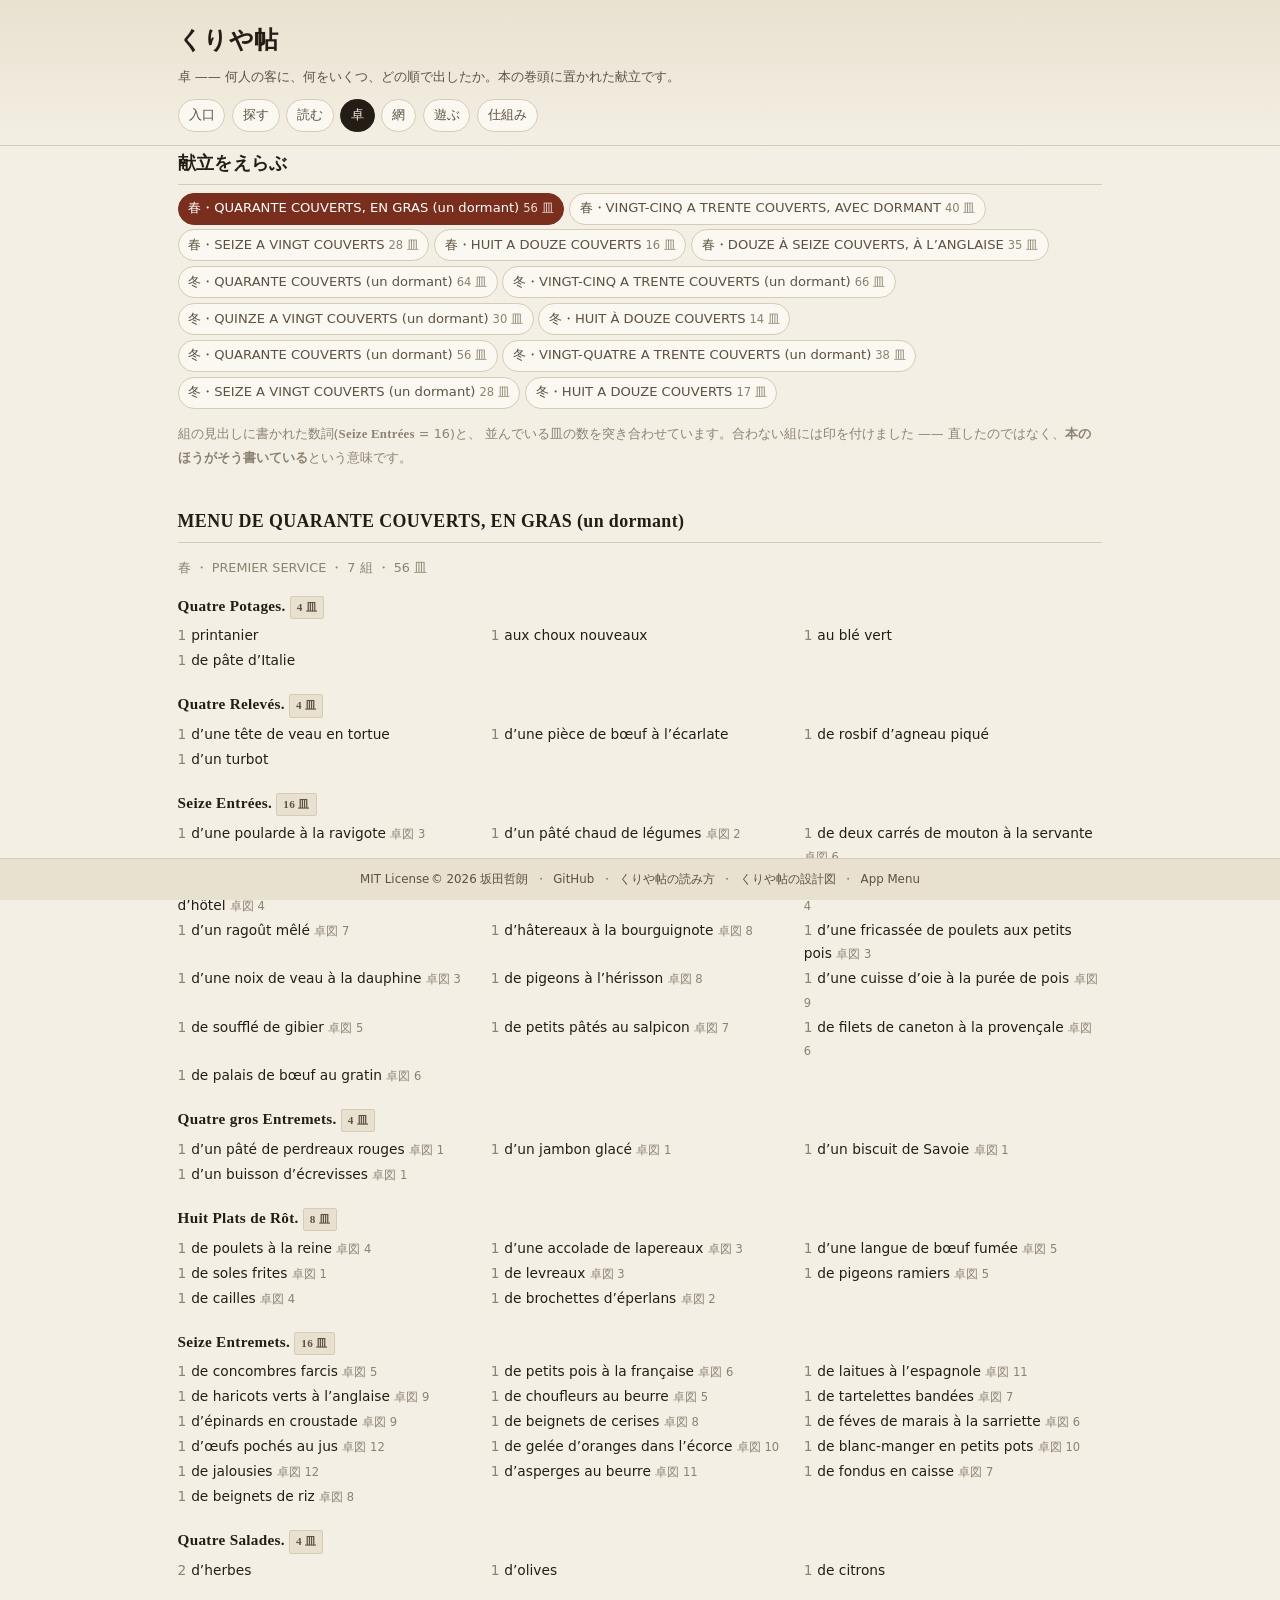
<file: web/taku.html>
<!DOCTYPE html>
<html lang="ja">
<head>
<meta charset="utf-8">
<meta name="viewport" content="width=device-width, initial-scale=1">
<title>卓 — くりや帖</title>
<meta name="description" content="1814 年の食卓の組み方。献立 13 組・皿 488。見出しの数詞と皿数を突き合わせている。">
<link rel="stylesheet" href="style.css">
</head>
<body>
<header class="masthead">
  <div class="wrap">
    <h1><a href="index.html">くりや帖</a></h1>
    <p class="sub">卓 —— 何人の客に、何をいくつ、どの順で出したか。本の巻頭に置かれた献立です。</p>
    <nav class="tabs">
      <a href="index.html">入口</a>
      <a href="sagasu.html">探す</a>
      <a href="yomu.html">読む</a>
      <a href="taku.html">卓</a>
      <a href="ami.html">網</a>
      <a href="asobu.html">遊ぶ</a>
      <a href="shikumi.html">仕組み</a>
    </nav>
  </div>
</header>

<main class="wrap">
  <section>
    <h2>献立をえらぶ</h2>
    <div class="chips" id="menus"></div>
    <p class="note">
      組の見出しに書かれた数詞(<span class="serif">Seize Entrées</span> = 16)と、
      並んでいる皿の数を突き合わせています。合わない組には印を付けました ——
      直したのではなく、<strong>本のほうがそう書いている</strong>という意味です。
    </p>
  </section>

  <section id="detail">
    <h2 id="m-title">—</h2>
    <p class="note" id="m-sub"></p>
    <div id="courses"></div>
  </section>
</main>

<footer class="app-footer">
  <a href="https://github.com/twill3c/kuriya-cho/blob/main/LICENSE">MIT License</a>
  <span>© 2026 坂田哲朗</span>
  <span class="fsep">・</span><a href="https://github.com/twill3c/kuriya-cho">GitHub</a>
  <span class="fsep">・</span><a id="link-howto" href="https://claude.ai/code/artifact/fc93785a-9655-4180-926b-74bbd470e7f3">くりや帖の読み方</a>
  <span class="fsep">・</span><a id="link-design" href="https://claude.ai/code/artifact/dec80752-47ad-4fdb-b7b4-d0ad9c6cd193">くりや帖の設計図</a>
  <span class="fsep">・</span><a href="https://app-menu-amber.vercel.app/">App Menu</a>
</footer>

<script type="module">
import { loadMenus, esc, setActiveTab } from './js/app.js';
setActiveTab();

const { menus } = await loadMenus();
const menusEl = document.getElementById('menus');
const coursesEl = document.getElementById('courses');

const SEASON = { PRINTEMPS: '春', HIVER: '冬' };

menus.forEach((m, i) => {
  const b = document.createElement('button');
  b.className = 'chip';
  b.type = 'button';
  const dishes = m.courses.reduce((n, c) => n + c.actual, 0);
  b.innerHTML = `${esc(SEASON[m.season] || m.season)}・${esc(m.title.replace(/^MENU DE /i, ''))}<span class="n">${dishes} 皿</span>`;
  b.addEventListener('click', () => show(i));
  menusEl.appendChild(b);
});

function show(i) {
  const m = menus[i];
  menusEl.querySelectorAll('.chip').forEach((b, k) => b.setAttribute('aria-pressed', String(k === i)));
  document.getElementById('m-title').textContent = m.title;
  const dishes = m.courses.reduce((n, c) => n + c.actual, 0);
  document.getElementById('m-sub').textContent =
    `${SEASON[m.season] || m.season} ・ ${m.service} ・ ${m.courses.length} 組 ・ ${dishes} 皿`;

  coursesEl.innerHTML = m.courses
    .map((c) => {
      const declared = c.declared.length ? c.declared.join(' か ') : null;
      let mark = '';
      if (declared && !c.declared.includes(c.actual)) {
        mark = ` <span class="badge ref">見出しは ${esc(declared)}、並ぶのは ${c.actual}</span>`;
      } else if (declared) {
        mark = ` <span class="badge">${esc(declared)} 皿</span>`;
      }
      const service = c.service && c.service !== m.service
        ? ` <span class="badge">${esc(c.service)}</span>` : '';
      const dishes = c.dishes
        .map((d) => `<div class="dish"><span class="n">${d.n}</span>${esc(d.text)}${
          d.plate ? ` <span class="plate">卓図 ${d.plate}</span>` : ''}</div>`)
        .join('');
      return `<div class="menu-course">
        <h3>${esc(c.title || '(見出しなし)')}${mark}${service}</h3>
        <div class="dishes">${dishes || '<div class="note">この組には皿が並んでいません(本のとおりです)。</div>'}</div>
      </div>`;
    })
    .join('');
}
show(0);
</script>
</body>
</html>
</file>
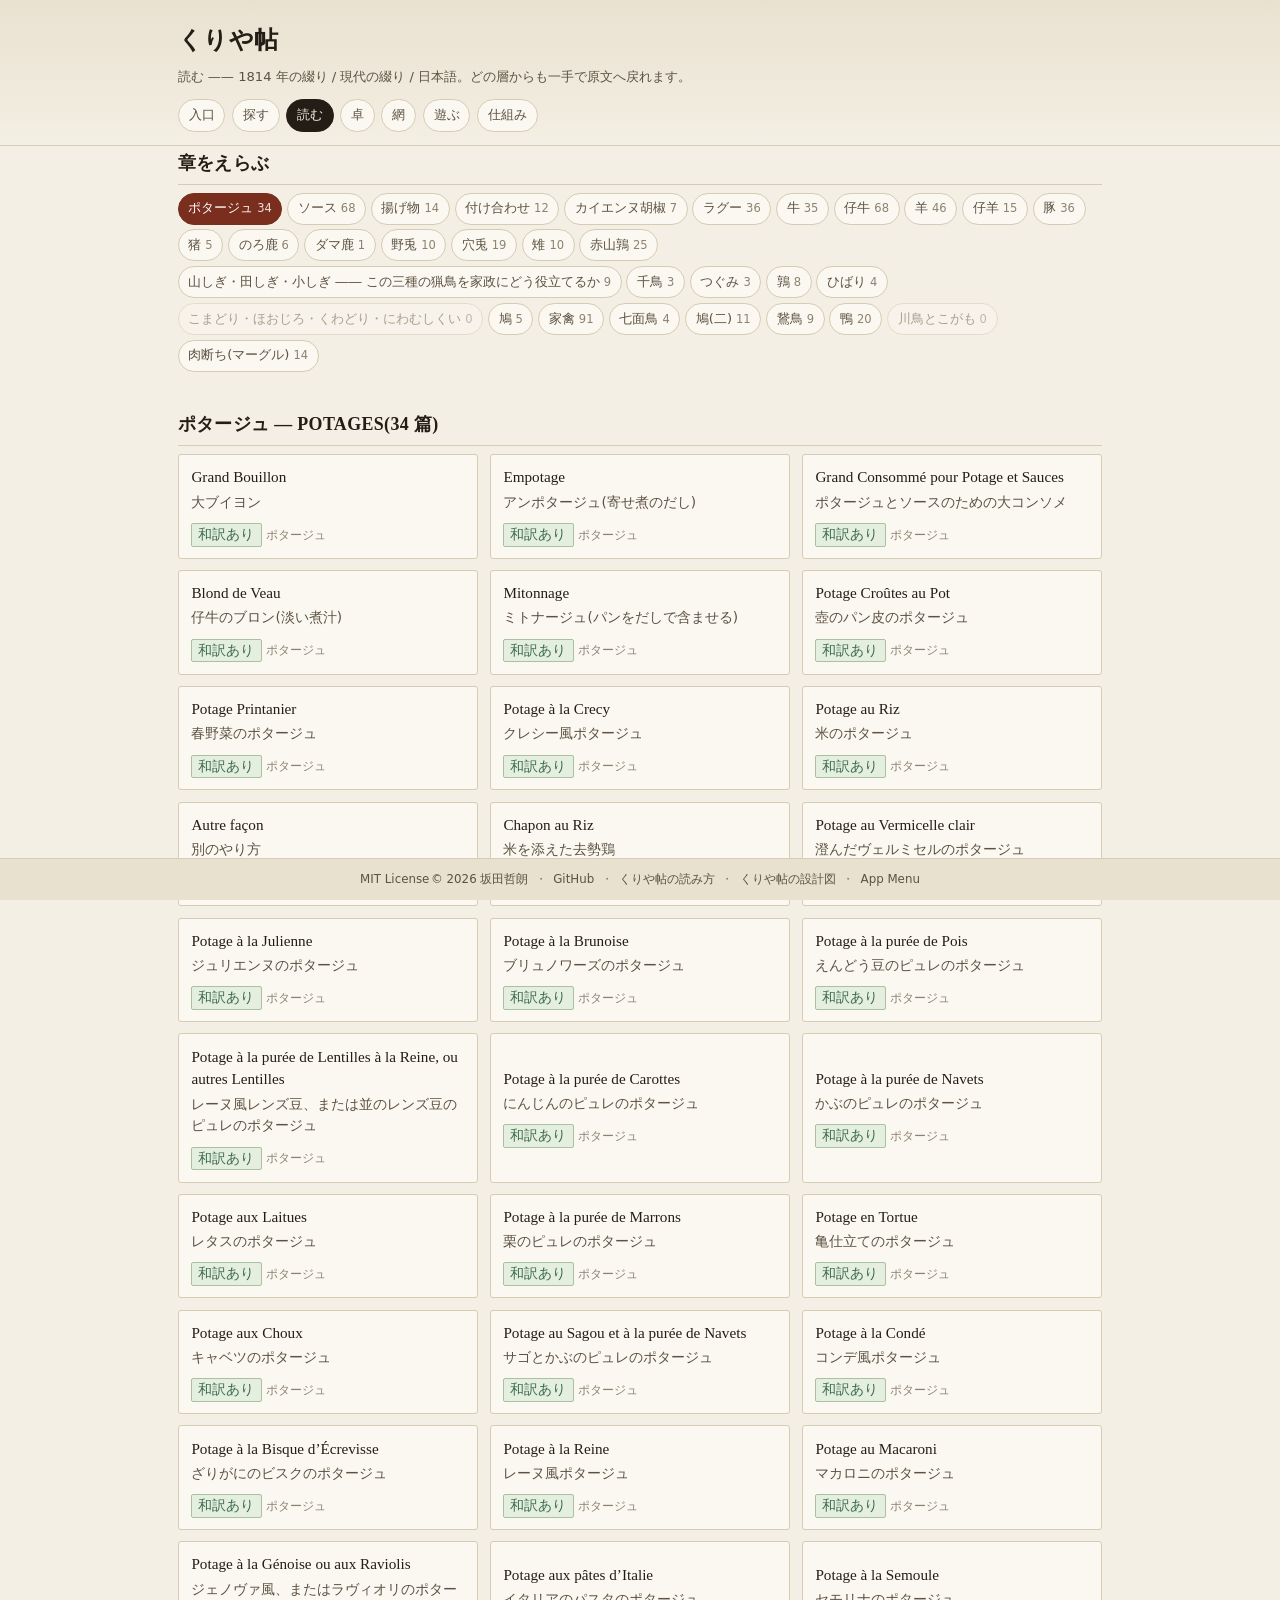
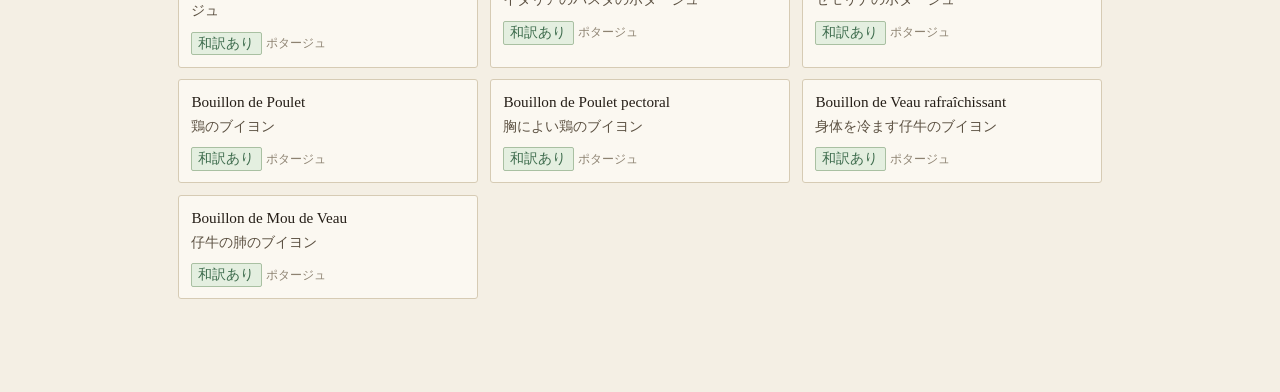
<file: web/yomu.html>
<!DOCTYPE html>
<html lang="ja">
<head>
<meta charset="utf-8">
<meta name="viewport" content="width=device-width, initial-scale=1">
<title>読む — くりや帖</title>
<meta name="description" content="1814 年の綴り・現代の綴り・日本語の三層で読む。材料と手順は色分け、参照はたどれる。">
<link rel="stylesheet" href="style.css">
</head>
<body>
<header class="masthead">
  <div class="wrap">
    <h1><a href="index.html">くりや帖</a></h1>
    <p class="sub">読む —— 1814 年の綴り / 現代の綴り / 日本語。どの層からも一手で原文へ戻れます。</p>
    <nav class="tabs">
      <a href="index.html">入口</a>
      <a href="sagasu.html">探す</a>
      <a href="yomu.html">読む</a>
      <a href="taku.html">卓</a>
      <a href="ami.html">網</a>
      <a href="asobu.html">遊ぶ</a>
      <a href="shikumi.html">仕組み</a>
    </nav>
  </div>
</header>

<main class="wrap">
  <section id="pick">
    <h2>章をえらぶ</h2>
    <div class="chips" id="sections"></div>
  </section>

  <section id="list-wrap" hidden>
    <h2 id="list-head">項</h2>
    <div id="lead" hidden></div>
    <div class="cards" id="list"></div>
  </section>

  <section id="detail" hidden>
    <h2 id="d-title">—</h2>
    <p class="note" id="d-sub"></p>
    <div class="layers">
      <button type="button" data-layer="orig">1814 年の綴り</button>
      <button type="button" data-layer="modern">現代の綴り</button>
      <button type="button" data-layer="ja">日本語</button>
      <button type="button" id="hl-toggle" aria-pressed="true">色分け</button>
    </div>
    <div class="legend" id="legend">
      <span class="ingredient">材料</span><span class="vessel">道具</span>
      <span class="quantity">分量</span><span class="heat">火</span><span class="action">工程</span>
    </div>
    <div class="body-text hl" id="d-body" style="margin-top:.9rem"></div>
    <p class="note" id="d-note"></p>
  </section>
</main>

<footer class="app-footer">
  <a href="https://github.com/twill3c/kuriya-cho/blob/main/LICENSE">MIT License</a>
  <span>© 2026 坂田哲朗</span>
  <span class="fsep">・</span><a href="https://github.com/twill3c/kuriya-cho">GitHub</a>
  <span class="fsep">・</span><a id="link-howto" href="https://claude.ai/code/artifact/fc93785a-9655-4180-926b-74bbd470e7f3">くりや帖の読み方</a>
  <span class="fsep">・</span><a id="link-design" href="https://claude.ai/code/artifact/dec80752-47ad-4fdb-b7b4-d0ad9c6cd193">くりや帖の設計図</a>
  <span class="fsep">・</span><a href="https://app-menu-amber.vercel.app/">App Menu</a>
</footer>

<script type="module">
import { loadIndex, loadSection, renderBody, esc, cardHTML, setActiveTab, param } from './js/app.js';
setActiveTab();

const index = await loadIndex();
const sectionById = new Map(index.sections.map((s) => [s.sid, s]));
for (const r of index.recipes) r.sectionName = sectionById.get(r.sid).name_ja;

const sectionsEl = document.getElementById('sections');
const listWrap = document.getElementById('list-wrap');
const listEl = document.getElementById('list');
const listHead = document.getElementById('list-head');
const leadEl = document.getElementById('lead');
const detail = document.getElementById('detail');
const bodyEl = document.getElementById('d-body');
let current = null;
let layer = 'ja';
let highlight = true;

for (const s of index.sections) {
  const b = document.createElement('button');
  b.className = 'chip';
  b.type = 'button';
  b.innerHTML = `${esc(s.name_ja)}<span class="n">${s.count}</span>`;
  if (s.count === 0) {
    // 地の文だけでレシピを持たない章が 2 つある。押せるのに何も出ないのは嘘なので、
    // 押せなくしたうえで理由を出す
    b.disabled = true;
    b.style.opacity = '.5';
    b.title = 'この章は地の文だけで、独立した項を持ちません';
  } else {
    b.addEventListener('click', () => showSection(s.sid));
  }
  sectionsEl.appendChild(b);
}

function showSection(sid) {
  const s = sectionById.get(sid);
  sectionsEl.querySelectorAll('.chip').forEach((b, i) =>
    b.setAttribute('aria-pressed', String(index.sections[i].sid === sid)));
  listHead.textContent = `${s.name_ja} — ${s.name}(${s.count} 篇)`;
  // 章の導入文。既定は日本語で、原文は常に一歩で戻れるところに置く
  // (三層のカードと同じ約束。訳だけを見せて原文を隠さない)
  const lead = s.lead_ja && s.lead_ja.length ? s.lead_ja : s.lead;
  const isJa = Boolean(s.lead_ja && s.lead_ja.length);
  leadEl.hidden = !(s.lead && s.lead.length);
  if (!leadEl.hidden) {
    leadEl.innerHTML =
      `<div class="lead-body">${lead.map((p) => `<p>${esc(p)}</p>`).join('')}</div>` +
      (isJa
        ? `<details class="lead-orig"><summary>1814 年の原文を見る</summary>` +
          `${s.lead.map((p) => `<p>${esc(p)}</p>`).join('')}</details>`
        : '');
  }
  listWrap.hidden = false;
  listEl.innerHTML = index.recipes
    .filter((r) => r.sid === sid)
    .map((r) => `<button class="card" data-rid="${esc(r.rid)}">${cardHTML(r)}</button>`)
    .join('');
  listEl.querySelectorAll('.card').forEach((b) =>
    b.addEventListener('click', () => open(b.dataset.rid)));
}

async function open(rid) {
  const light = index.recipes.find((r) => r.rid === rid);
  const pack = await loadSection(light.sid);
  current = pack.recipes.find((r) => r.rid === rid);
  if (!current.paragraphs_ja.length && layer === 'ja') layer = 'modern';
  detail.hidden = false;
  document.getElementById('d-title').textContent = current.title_ja || current.title;
  document.getElementById('d-sub').innerHTML =
    `<span class="serif">${esc(current.title)}</span> ・ ${esc(light.sectionName)}` +
    (current.reference_only ? ' ・ <span class="badge ref">参照だけの項</span>' : '');
  history.replaceState(null, '', `yomu.html?rid=${encodeURIComponent(rid)}`);
  draw();
  detail.scrollIntoView({ behavior: 'smooth', block: 'start' });
}

function draw() {
  document.querySelectorAll('.layers button[data-layer]').forEach((b) =>
    b.setAttribute('aria-pressed', String(b.dataset.layer === layer)));
  document.getElementById('legend').style.display = layer === 'ja' ? 'none' : '';
  bodyEl.className = `body-text ${highlight ? 'hl' : ''} ${layer === 'orig' ? 'orig' : ''}`;
  const html = renderBody(current, layer, { highlight });
  const note = document.getElementById('d-note');
  if (html === null) {
    bodyEl.innerHTML = renderBody(current, 'modern', { highlight });
    note.textContent = 'この項はまだ和訳していません(628 篇中の未訳分です)。現代の綴りで表示しています。';
  } else {
    bodyEl.innerHTML = html;
    note.innerHTML = layer === 'ja'
      ? '和訳は機械ではなく本プロジェクトで書いたものです。分量は当時の単位のまま残しています(換算していません)。'
      : layer === 'modern'
        ? '点線の下線が、綴りを現代に寄せた語です。触れると元の綴りが出ます。'
        : 'Project Gutenberg #64976 の本文そのままです。';
  }
  bodyEl.querySelectorAll('.xref[data-to]').forEach((el) =>
    el.addEventListener('click', () => {
      const to = el.dataset.to;
      if (index.recipes.some((r) => r.rid === to)) open(to);
      else showSection(to);
    }));
}

document.querySelectorAll('.layers button[data-layer]').forEach((b) =>
  b.addEventListener('click', () => { layer = b.dataset.layer; draw(); }));
document.getElementById('hl-toggle').addEventListener('click', (e) => {
  highlight = !highlight;
  e.currentTarget.setAttribute('aria-pressed', String(highlight));
  draw();
});

const rid = param('rid');
if (rid && index.recipes.some((r) => r.rid === rid)) {
  showSection(index.recipes.find((r) => r.rid === rid).sid);
  await open(rid);
} else {
  showSection(index.sections[0].sid);
}
</script>
</body>
</html>
</file>
<file: web/style.css>
/* くりや帖 — 紙とインクの二色を基調にする。
   色数を増やすのは五分類のハイライトだけ(SPEC §5)。
   外部のフォント・スクリプトは読み込まない(課金経路と外部依存をゼロにする)。 */

:root {
  --paper: #f4efe4;
  --paper-deep: #e9e1d0;
  --paper-card: #fbf8f1;
  --ink: #241d16;
  --ink-soft: #5c5142;
  --ink-faint: #8d8271;
  --rule: #d6cbb4;
  --accent: #7a2e1e;

  /* 五分類。紙の上で沈まないよう、下線の色と薄い地色を対にする */
  --c-ingredient: #9a6b16;
  --c-ingredient-bg: #f4e6c6;
  --c-vessel: #3d5a80;
  --c-vessel-bg: #dee7f2;
  --c-quantity: #3f6d4e;
  --c-quantity-bg: #dcecdf;
  --c-heat: #a8401f;
  --c-heat-bg: #f6dfd5;
  --c-action: #5c3c78;
  --c-action-bg: #e8dff2;

  --serif: "Hiragino Mincho ProN", "Yu Mincho", YuMincho, Didot, "Bodoni MT", Georgia, serif;
  --sans: "Hiragino Sans", "Yu Gothic", YuGothic, Meiryo, system-ui, -apple-system, sans-serif;
  --footer-h: 2.6rem;
}

* { box-sizing: border-box; }

body {
  margin: 0;
  padding: 0 0 calc(var(--footer-h) + 1rem);
  background: var(--paper);
  color: var(--ink);
  font-family: var(--sans);
  font-size: 15px;
  line-height: 1.9;
  -webkit-text-size-adjust: 100%;
}

h1, h2, h3, .serif { font-family: var(--serif); font-weight: 600; letter-spacing: .02em; }

a { color: var(--accent); }
a:hover { color: #4d1a10; }

.wrap { max-width: 60rem; margin: 0 auto; padding: 0 1.1rem; }

/* --- 帯と案内 ------------------------------------------------------------ */

.masthead {
  border-bottom: 1px solid var(--rule);
  background: linear-gradient(180deg, var(--paper-deep), var(--paper));
}
.masthead .wrap { padding-top: 1.1rem; padding-bottom: .8rem; }
.masthead h1 { margin: 0; font-size: 1.5rem; }
.masthead h1 a { color: var(--ink); text-decoration: none; }
.masthead .sub { margin: .15rem 0 0; color: var(--ink-soft); font-size: .82rem; line-height: 1.7; }

nav.tabs { display: flex; flex-wrap: wrap; gap: .1rem .4rem; margin-top: .7rem; }
nav.tabs a {
  padding: .18rem .62rem;
  border: 1px solid var(--rule);
  border-radius: 999px;
  background: var(--paper-card);
  color: var(--ink-soft);
  font-size: .82rem;
  text-decoration: none;
  white-space: nowrap;
}
nav.tabs a[aria-current="page"] { background: var(--ink); color: var(--paper); border-color: var(--ink); }

main { padding-top: 1.3rem; }
section { margin-bottom: 2.2rem; }
h2 { font-size: 1.12rem; margin: 0 0 .5rem; padding-bottom: .25rem; border-bottom: 1px solid var(--rule); }
p.lead { color: var(--ink-soft); margin-top: 0; }
.note { color: var(--ink-faint); font-size: .8rem; line-height: 1.8; }

/* 章の導入文。本文カードと同じ紙面で、原文は畳んで一歩うしろに置く */
#lead { margin: 0 0 1rem; padding-left: .8rem; border-left: 2px solid var(--rule); }
#lead p { margin: 0 0 .6rem; line-height: 2; color: var(--ink-soft); }
#lead .lead-orig { margin-top: .3rem; }
#lead .lead-orig summary { cursor: pointer; font-size: .8rem; color: var(--ink-faint); }
#lead .lead-orig p { font-size: .85rem; color: var(--ink-faint); margin-top: .5rem; }

/* --- カード -------------------------------------------------------------- */

.cards { display: grid; grid-template-columns: repeat(auto-fill, minmax(15rem, 1fr)); gap: .7rem; }
.card {
  background: var(--paper-card);
  border: 1px solid var(--rule);
  border-radius: 3px;
  padding: .7rem .8rem;
  text-align: left;
  font: inherit;
  color: inherit;
  cursor: pointer;
  display: block;
  width: 100%;
  /* カードは <a> でも <button> でも同じ見た目にする。
     下線と青色が付くと「文中のリンク」に見えて、面として押せることが伝わらない */
  text-decoration: none;
  color: var(--ink);
}
.card:hover { border-color: var(--accent); }
.card:hover .fr { color: var(--accent); }
.card .fr { font-family: var(--serif); font-size: .95rem; line-height: 1.5; }
.card .ja { color: var(--ink-soft); font-size: .85rem; margin-top: .15rem; line-height: 1.6; }
.card .meta { margin-top: .45rem; color: var(--ink-faint); font-size: .74rem; }
.badge {
  display: inline-block;
  padding: 0 .38rem;
  border: 1px solid var(--rule);
  border-radius: 2px;
  font-size: .7rem;
  color: var(--ink-soft);
  background: var(--paper-deep);
  margin-right: .3rem;
}
.badge.ja { border-color: #a9c0a2; background: #e4efe0; color: #3f6d4e; }
.badge.ref { border-color: #c9b48f; background: #f1e6cf; color: #8a6a2b; }

/* --- 三層の本文 ---------------------------------------------------------- */

.layers { display: flex; gap: .3rem; flex-wrap: wrap; margin-bottom: .8rem; }
.layers button {
  padding: .25rem .8rem;
  border: 1px solid var(--rule);
  background: var(--paper-card);
  border-radius: 2px;
  font: inherit;
  font-size: .84rem;
  color: var(--ink-soft);
  cursor: pointer;
}
.layers button[aria-pressed="true"] { background: var(--ink); color: var(--paper); border-color: var(--ink); }

.body-text { font-size: 1rem; line-height: 2.05; }
.body-text p { margin: 0 0 1.05rem; }
.body-text.orig { font-family: var(--serif); }

mark.sp { background: none; color: inherit; padding: 0 .05em; border-radius: 2px; }
.hl mark.sp[data-c="ingredient"] { background: var(--c-ingredient-bg); box-shadow: 0 1px 0 var(--c-ingredient); }
.hl mark.sp[data-c="vessel"] { background: var(--c-vessel-bg); box-shadow: 0 1px 0 var(--c-vessel); }
.hl mark.sp[data-c="quantity"] { background: var(--c-quantity-bg); box-shadow: 0 1px 0 var(--c-quantity); }
.hl mark.sp[data-c="heat"] { background: var(--c-heat-bg); box-shadow: 0 1px 0 var(--c-heat); }
.hl mark.sp[data-c="action"] { background: var(--c-action-bg); box-shadow: 0 1px 0 var(--c-action); }

.chg { border-bottom: 2px dotted var(--accent); cursor: help; }
.xref { color: var(--accent); text-decoration: underline dotted; cursor: pointer; }
.xref.dead { color: var(--ink-faint); text-decoration: underline dotted; cursor: help; }

.legend { display: flex; flex-wrap: wrap; gap: .45rem; font-size: .76rem; color: var(--ink-soft); }
.legend span { padding: 0 .4rem; border-radius: 2px; }
.legend .ingredient { background: var(--c-ingredient-bg); box-shadow: 0 1px 0 var(--c-ingredient); }
.legend .vessel { background: var(--c-vessel-bg); box-shadow: 0 1px 0 var(--c-vessel); }
.legend .quantity { background: var(--c-quantity-bg); box-shadow: 0 1px 0 var(--c-quantity); }
.legend .heat { background: var(--c-heat-bg); box-shadow: 0 1px 0 var(--c-heat); }
.legend .action { background: var(--c-action-bg); box-shadow: 0 1px 0 var(--c-action); }

/* --- チップ -------------------------------------------------------------- */

.chips { display: flex; flex-wrap: wrap; gap: .3rem; }
.chip {
  padding: .16rem .6rem;
  border: 1px solid var(--rule);
  border-radius: 999px;
  background: var(--paper-card);
  font: inherit;
  font-size: .82rem;
  color: var(--ink-soft);
  cursor: pointer;
}
.chip[aria-pressed="true"] { background: var(--accent); border-color: var(--accent); color: #fff; }
.chip .n { color: var(--ink-faint); font-size: .72rem; margin-left: .25rem; }
.chip[aria-pressed="true"] .n { color: #f0dcd6; }

input[type="range"] { accent-color: var(--accent); }

input[type="search"], input[type="text"] {
  padding: .35rem .6rem;
  border: 1px solid var(--rule);
  border-radius: 2px;
  background: var(--paper-card);
  font: inherit;
  color: inherit;
  min-width: 12rem;
}

/* 「なぜ出たか」の細い横バー。数値は出さない(SPEC §5) */
.why { display: flex; align-items: center; gap: .4rem; margin-top: .3rem; }
.bar { height: 3px; background: var(--paper-deep); border-radius: 2px; flex: 0 0 3.5rem; overflow: hidden; }
.bar i { display: block; height: 100%; background: var(--accent); }

/* --- 入口のビフォー/アフター --------------------------------------------- */

.ba { position: relative; border: 1px solid var(--rule); border-radius: 3px; overflow: hidden; background: var(--paper-card); }
.ba .pane { padding: 1rem 1.1rem; min-height: 20rem; }
.ba .after { position: absolute; inset: 0; background: var(--paper-card); }
.ba .before { font-family: ui-monospace, "SFMono-Regular", Menlo, Consolas, monospace; white-space: pre-wrap; font-size: .74rem; line-height: 1.75; color: #3b3227; }
.ba-range { width: 100%; margin: .8rem 0 .2rem; }

/* --- 表 ------------------------------------------------------------------ */

table { border-collapse: collapse; width: 100%; font-size: .84rem; }
th, td { border-bottom: 1px solid var(--rule); padding: .32rem .5rem; text-align: left; vertical-align: top; }
th { color: var(--ink-soft); font-weight: 600; white-space: nowrap; }
td.num, th.num { text-align: right; font-variant-numeric: tabular-nums; }
.scroll-x { overflow-x: auto; }

/* --- 献立 ---------------------------------------------------------------- */

.menu-course { margin-bottom: 1.1rem; }
.menu-course h3 { margin: 0 0 .25rem; font-size: .95rem; }
.dishes { display: grid; grid-template-columns: repeat(auto-fill, minmax(16rem, 1fr)); gap: .1rem .9rem; }
.dish { font-size: .86rem; line-height: 1.7; }
.dish .n { color: var(--ink-faint); margin-right: .3rem; font-variant-numeric: tabular-nums; }
.plate { color: var(--ink-faint); font-size: .72rem; }

/* --- 生成 ---------------------------------------------------------------- */

.dish-card {
  border: 1px solid var(--rule);
  background: repeating-linear-gradient(0deg, var(--paper-card), var(--paper-card) 22px, #f6f1e6 22px, #f6f1e6 23px);
  border-radius: 3px;
  padding: 1.4rem 1.2rem;
  text-align: center;
}
.dish-card .name { font-family: var(--serif); font-size: 1.35rem; line-height: 1.5; }
.dish-card .ja { color: var(--ink-soft); margin-top: .3rem; font-size: .9rem; }

/* fleet: fixed footer */
.app-footer {
  position: fixed;
  left: 0; right: 0; bottom: 0;
  height: var(--footer-h);
  display: flex;
  align-items: center;
  justify-content: center;
  flex-wrap: wrap;
  gap: .1rem;
  padding: 0 .7rem;
  background: var(--paper-deep);
  border-top: 1px solid var(--rule);
  font-size: .74rem;
  color: var(--ink-soft);
  z-index: 50;
}
.app-footer a { color: var(--ink-soft); text-decoration: none; }
.app-footer a:hover { text-decoration: underline; }
.app-footer .fsep { margin: 0 .3rem; color: var(--ink-faint); }

@media (max-width: 640px) {
  :root { --footer-h: 3.6rem; }
  body { font-size: 14px; }
  .cards { grid-template-columns: 1fr; }
  .dishes { grid-template-columns: 1fr; }
  .body-text { line-height: 2.1; }
}
</file>
